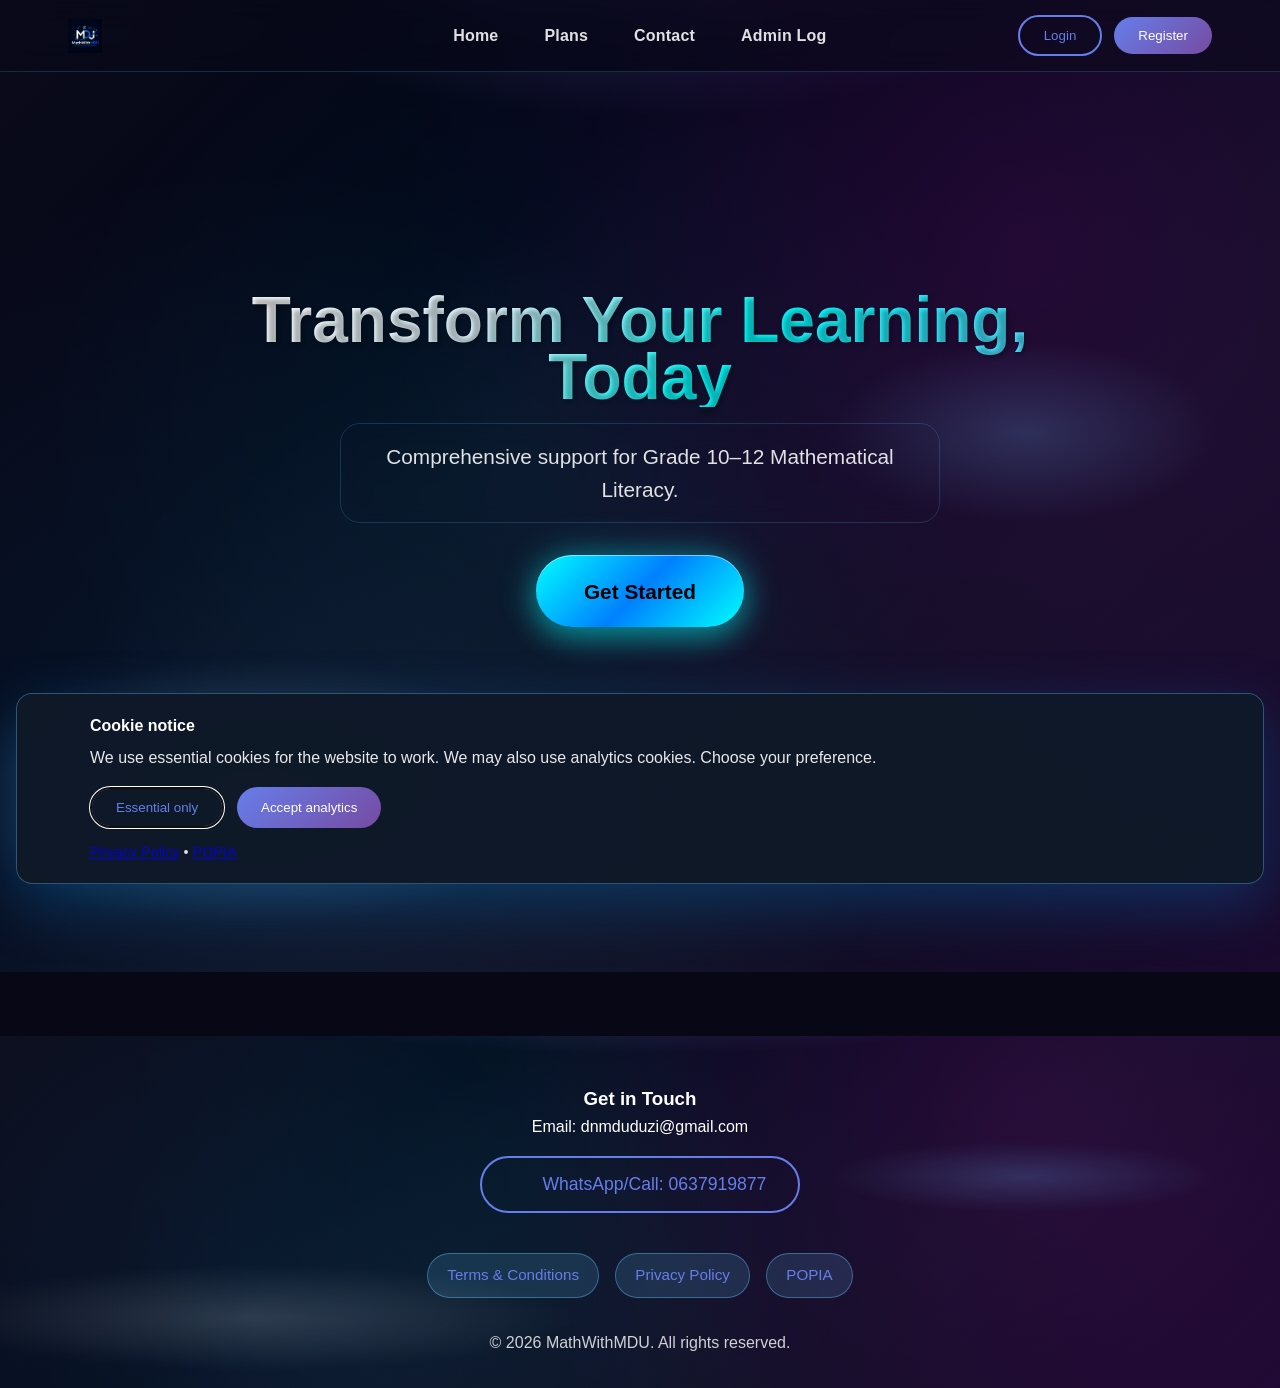
<file: index.html>
<!DOCTYPE html>
<html lang="en">
<head>
  <meta charset="UTF-8">
  <meta name="viewport" content="width=device-width, initial-scale=1.0">
  <title>MathWithMDU - Grade 10-12 Mathematical Literacy</title>
  <meta name="description" content="MathWithMDU provides online support for Grade 10–12 Mathematical Literacy, including lessons, past papers, and plan-based access." />
  <meta name="robots" content="index,follow" />
  <link rel="canonical" href="index.html" />
  <!-- OpenGraph -->
  <meta property="og:title" content="MathWithMDU - Grade 10-12 Mathematical Literacy" />
  <meta property="og:description" content="Online lessons and past papers for Grade 10–12 Mathematical Literacy." />
  <meta property="og:type" content="website" />
  <meta property="og:locale" content="en_US" />
  <meta property="og:site_name" content="MathWithMDU" />
  <!-- Twitter -->
  <meta name="twitter:card" content="summary_large_image" />
  <meta name="twitter:title" content="MathWithMDU - Grade 10-12 Mathematical Literacy" />
  <meta name="twitter:description" content="Online lessons and past papers for Grade 10–12 Mathematical Literacy." />
  <link rel="stylesheet" href="styles.css">
  <link rel="stylesheet" href="assets/vendor/font-awesome/all.min.css" />

  <!-- Favicon + mobile icons -->
<link rel="icon" type="image/png" sizes="32x32" href="assets/logo%20-%20blu-ish.png">
<link rel="apple-touch-icon" sizes="180x180" href="assets/logo%20-%20blu-ish.png">


  <!-- Navbar and page scripts must be ES modules if they use `import` -->
<script type="module" src="navbar.js" defer></script>

  <script type="module" src="app.js" defer></script>

  <!-- CSP: block inline scripts, allow app scripts + Paystack -->
  <meta http-equiv="Content-Security-Policy" content="default-src 'self'; base-uri 'self'; object-src 'none'; frame-ancestors 'none'; style-src 'self' 'unsafe-inline'; script-src 'self' https://js.paystack.co; img-src 'self' data:; connect-src 'self' https://firestore.googleapis.com https://*.googleapis.com https://*.gstatic.com; font-src 'self' data:;"/>
</head>
<body>
  <nav class="navbar">
    <div class="nav-container">
      <div class="nav-logo">
        <a href="index.html" class="logo-link" aria-label="Go to home">
<img class="logo-img" src="assets/logo%20-%20blu-ish.png" alt="MathWithMDU logo"/>
        </a>
      </div>
      <i class="fa-solid fa-drafting-compass mdu-icon" aria-hidden="true"></i>
      

      <div class="nav-wrapper">
        <ul class="nav-links">
          <li><a href="#home">Home</a></li>
          <li><a href="plans.html">Plans</a></li>
          <li><a href="contact.html">Contact</a></li>
          <li><a href="admin.html">Admin Log</a></li>
          <li><a href="dashboard.html" id="dashboardLink" class="hidden">Dashboard</a></li>
        </ul>

    <div class="mobile-menu">
          <ul class="nav-links">
            <li><a href="#home">Home</a></li>
            <li><a href="plans.html">Plans</a></li>
            <li><a href="contact.html">Contact</a></li>
            <li><a href="dashboard.html" id="dashboardLink" class="hidden">Dashboard</a></li>
          </ul>
        </div>

      </div>

      <div class="menu-overlay"></div>

      <div class="auth-btns">
        <button id="loginBtn" class="btn btn-secondary" type="button">Login</button>
        <button id="registerBtn" class="btn btn-primary" type="button">Register</button>
        <button id="adminBtn" class="hidden btn btn-secondary" type="button" aria-label="Admin">Admin</button>
        <button id="logoutBtn" class="hidden btn btn-secondary" type="button">Logout</button>
      </div>


    </div>
  </nav>

  <section id="home" class="hero">
    <div class="container">
      <div class="hero-content">
        <h1 class="hero-headline">Transform Your Learning, Today</h1>
        <p class="hero-subtext">Comprehensive support for Grade 10–12 Mathematical Literacy.</p>
        <a href="contact.html" class="hero-cta">Get Started</a>
      </div>
      <canvas class="hero-particles" id="heroParticles"></canvas>
    </div>
  </section>

  <div id="loading" class="loading hidden">
    <div class="spinner"></div>
  </div>

  <div id="alertContainer"></div>

  <div id="cookieConsentBanner" class="cookie-banner hidden" role="dialog" aria-live="polite" aria-label="Cookie consent">
    <div class="cookie-banner-content">
      <div>
        <strong>Cookie notice</strong>
        <p style="margin-top:0.4rem; opacity:0.9;">
          We use essential cookies for the website to work. We may also use analytics cookies.
          Choose your preference.
        </p>
      </div>
      <div class="cookie-banner-actions">
        <button id="cookieEssentialBtn" class="btn btn-secondary" type="button">Essential only</button>
        <button id="cookieAcceptBtn" class="btn btn-primary" type="button">Accept analytics</button>
      </div>
      <p style="margin-top:0.8rem; font-size:0.9rem; opacity:0.85;">
        <a href="privacy.html" target="_blank" rel="noopener noreferrer">Privacy Policy</a>
        • <a href="popia.html" target="_blank" rel="noopener noreferrer">POPIA</a>
      </p>
      <noscript>
        <p style="margin-top:0.8rem; font-size:0.85rem; opacity:0.8;">Cookie settings may not work without JavaScript. Please review your browser settings.</p>
      </noscript>
    </div>
  </div>

  <footer class="footer">
    <div class="container">
      <h3>Get in Touch</h3>
      <p>Email: dnmduduzi@gmail.com</p>
      <a href="https://wa.me/27637919877" class="contact-btn" target="_blank" rel="noopener noreferrer">
        <i class="fa-solid fa-comments mdu-icon" aria-hidden="true"></i>WhatsApp/Call: 0637919877
      </a>

      <div style="margin-top: 1.5rem; display:flex; gap:1rem; justify-content:center; flex-wrap:wrap;">
        <a href="terms.html" class="contact-btn" style="background: rgba(100,200,255,0.15); border: 1px solid rgba(100,200,255,0.4); padding: 0.8rem 1.2rem; font-size:0.95rem;">
          Terms &amp; Conditions
        </a>
        <a href="privacy.html" class="contact-btn" style="background: rgba(100,200,255,0.15); border: 1px solid rgba(100,200,255,0.4); padding: 0.8rem 1.2rem; font-size:0.95rem;">
          Privacy Policy
        </a>
        <a href="popia.html" class="contact-btn" style="background: rgba(100,200,255,0.15); border: 1px solid rgba(100,200,255,0.4); padding: 0.8rem 1.2rem; font-size:0.95rem;">
          POPIA
        </a>
      </div>

      <p style="margin-top: 2rem; opacity: 0.8;">&copy; 2026 MathWithMDU. All rights reserved.</p>
    </div>
  </footer>

  <script type="module" src="cookie-consent.js" defer></script>
</body>
</html>
</file>
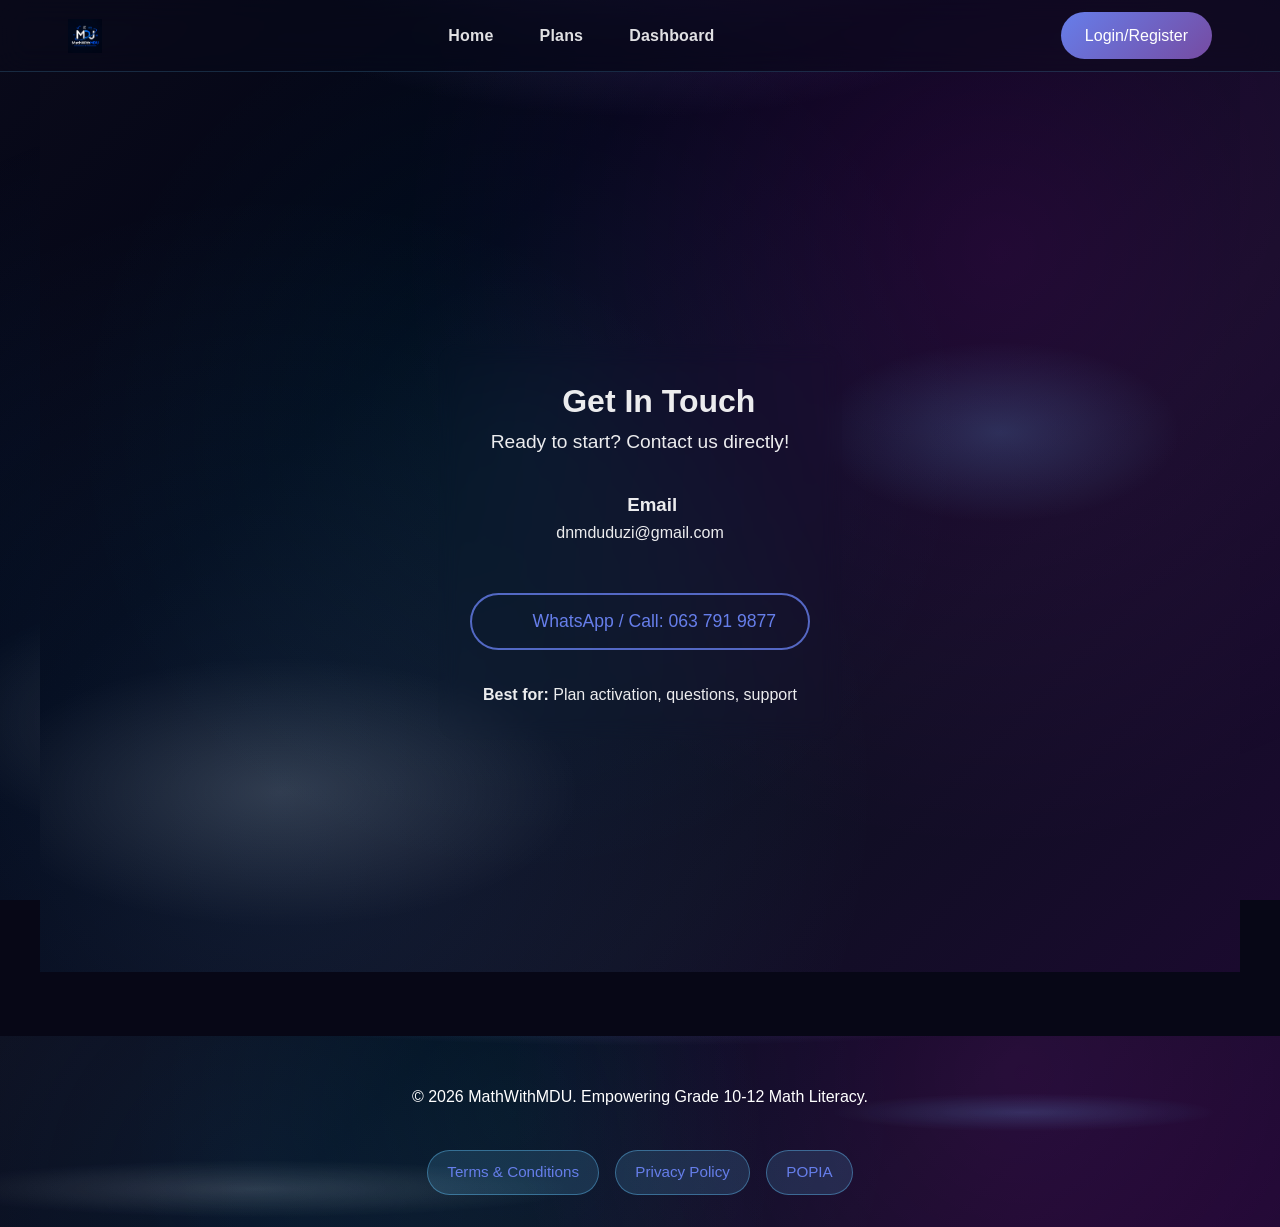
<file: contact.html>
<!DOCTYPE html>
<html lang="en">
<head>
  <meta charset="UTF-8">
  <meta name="viewport" content="width=device-width, initial-scale=1.0">
  <title>Contact - MathWithMDU</title>
  <meta name="description" content="Contact MathWithMDU for support, plan activation help, and questions about Grade 10–12 Mathematical Literacy learning." />
  <meta name="robots" content="index,follow" />
  <link rel="canonical" href="contact.html" />
  <!-- OpenGraph -->
  <meta property="og:title" content="Contact - MathWithMDU" />
  <meta property="og:description" content="Get in touch with MathWithMDU for support, plan activation, and questions about Grade 10–12 Mathematical Literacy." />
  <meta property="og:type" content="website" />
  <meta property="og:locale" content="en_US" />
  <meta property="og:site_name" content="MathWithMDU" />
  <!-- Twitter -->
  <meta name="twitter:card" content="summary_large_image" />
  <meta name="twitter:title" content="Contact - MathWithMDU" />
  <meta name="twitter:description" content="Get in touch with MathWithMDU for support, plan activation, and questions about Grade 10–12 Mathematical Literacy." />
  <link rel="stylesheet" href="styles.css">
  <!-- Local Font Awesome (self-hosted to avoid third-party tracking/storage blocking warnings) -->
  <link rel="stylesheet" href="assets/vendor/font-awesome/all.min.css" />

  <!-- Favicon + mobile icons -->
<link rel="icon" type="image/png" sizes="32x32" href="assets/logo%20-%20blu-ish.png">
<link rel="apple-touch-icon" sizes="180x180" href="assets/logo%20-%20blu-ish.png">

  <script type="module" src="theme.js" defer></script>
  <script src="navbar.js" defer></script>


</head>
<body>
  <nav class="navbar">
    <div class="nav-container">
<a href="index.html" class="logo-link" aria-label="Go to home"><img class="logo-img" src="assets/logo%20-%20blu-ish.png" alt="MathWithMDU logo"/></a>

      <div class="nav-wrapper">
        <ul class="nav-links">
          <li><a href="index.html">Home</a></li>
          <li><a href="plans.html">Plans</a></li>
          <li><a href="dashboard.html">Dashboard</a></li>
        </ul>
        <div class="mobile-menu">
          <ul class="nav-links">
            <li><a href="index.html">Home</a></li>
            <li><a href="plans.html">Plans</a></li>
            <li><a href="dashboard.html">Dashboard</a></li>
          </ul>
        </div>
      </div>
      
      <div class="menu-overlay"></div>
      <div class="auth-btns">
        <a href="index.html#login" class="btn btn-primary">Login/Register</a>

      </div>

    </div>
  </nav>

<div class="container get-in-touch-sync mdu-page-top">
    <div class="card contact-card">
      <h1><i class="fa-solid fa-phone mdu-icon" aria-hidden="true"></i>Get In Touch</h1>

      <p class="contact-lead">Ready to start? Contact us directly!</p>

      <div class="contact-grid">
        <div>
          <h3><i class="fa-solid fa-envelope mdu-icon" aria-hidden="true"></i>Email</h3>
          <p>dnmduduzi@gmail.com</p>
        </div>

        <a
          href="https://wa.me/27637919877?text=Hi%2C%20I'm%20interested%20in%20MathWithMDU"
          class="contact-btn"
          target="_blank"
          aria-label="Contact support on WhatsApp or call"
        >
          <!-- professional icon added: headset -->
          <i class="fa-solid fa-headset mdu-icon" aria-hidden="true"></i>
          WhatsApp / Call: 063 791 9877
        </a>

        <div>
          <p><strong>Best for:</strong> Plan activation, questions, support</p>
        </div>
      </div>
    </div>
  </div>

  <footer class="footer">
    <div class="container">
      <p>&copy; 2026 MathWithMDU. Empowering Grade 10-12 Math Literacy.</p>

      <!-- Footer legal links -->
      <div class="mdu-footer-legal-links">
        <a href="terms.html" class="contact-btn contact-btn-legal">Terms &amp; Conditions</a>
        <a href="privacy.html" class="contact-btn contact-btn-legal">Privacy Policy</a>
        <a href="popia.html" class="contact-btn contact-btn-legal">POPIA</a>
      </div>

    </div>
  </footer>
</body>
</html>
</file>
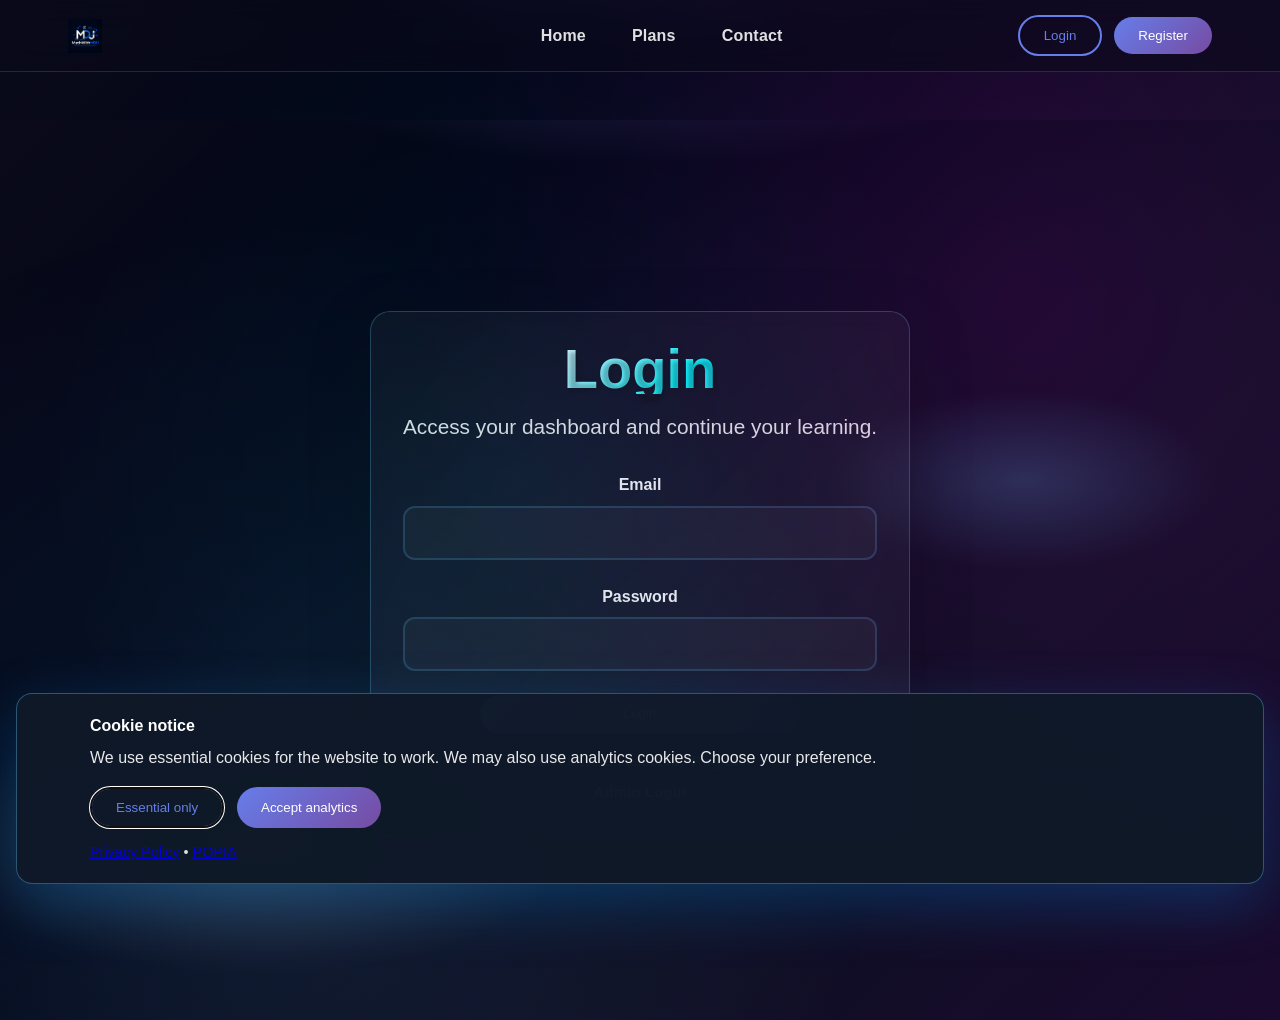
<file: login.html>
<!DOCTYPE html>
<html lang="en">
<head>
  <meta charset="UTF-8">
  <meta name="viewport" content="width=device-width, initial-scale=1.0">
  <title>Login - MathWithMDU</title>
  <meta name="description" content="Login to access your MathWithMDU Grade 10–12 Mathematical Literacy lessons, past papers, and student dashboard." />
  <meta name="robots" content="index,follow" />
  <link rel="canonical" href="login.html" />
  <!-- OpenGraph -->
  <meta property="og:title" content="Login - MathWithMDU" />
  <meta property="og:description" content="Login to access your MathWithMDU Grade 10–12 Mathematical Literacy lessons and past papers." />
  <meta property="og:type" content="website" />
  <meta property="og:locale" content="en_US" />
  <meta property="og:site_name" content="MathWithMDU" />
  <!-- Twitter -->
  <meta name="twitter:card" content="summary_large_image" />
  <meta name="twitter:title" content="Login - MathWithMDU" />
  <meta name="twitter:description" content="Login to access your MathWithMDU Grade 10–12 Mathematical Literacy lessons and past papers." />
  <link rel="stylesheet" href="styles.css">
  <link rel="stylesheet" href="assets/vendor/font-awesome/all.min.css" />

  <!-- Favicon + mobile icons -->
<link rel="icon" type="image/png" sizes="32x32" href="assets/logo%20-%20blu-ish.png">
<link rel="apple-touch-icon" sizes="180x180" href="assets/logo%20-%20blu-ish.png">

  <script type="module" src="login.js" defer></script>
  <script type="module" src="theme.js" defer></script>
  <script src="navbar.js" defer></script>

  <!-- CSP: block inline scripts, allow app scripts + Paystack -->
  <meta http-equiv="Content-Security-Policy" content="default-src 'self'; base-uri 'self'; object-src 'none'; frame-ancestors 'none'; style-src 'self' 'unsafe-inline'; script-src 'self' https://js.paystack.co; img-src 'self' data:; connect-src 'self' https://firestore.googleapis.com https://*.googleapis.com https://*.gstatic.com; font-src 'self' data:;"/>
</head>
<body>
  <nav class="navbar">
    <div class="nav-container">
          <a href="index.html" class="logo-link" aria-label="Go to home">
<img class="logo-img" src="assets/logo%20-%20blu-ish.png" alt="MathWithMDU logo"/>
          </a>
          <i class="fa-solid fa-drafting-compass mdu-icon" aria-hidden="true"></i>
      <div class="nav-wrapper">
        <ul class="nav-links">
          <li><a href="index.html#home">Home</a></li>
          <li><a href="plans.html">Plans</a></li>
          <li><a href="contact.html">Contact</a></li>
          <li><a href="dashboard.html" id="dashboardLink" class="hidden">Dashboard</a></li>
        </ul>
        <div class="mobile-menu">
          <ul class="nav-links">
            <li><a href="index.html#home">Home</a></li>
            <li><a href="plans.html">Plans</a></li>
            <li><a href="contact.html">Contact</a></li>
            <li><a href="dashboard.html" id="dashboardLink" class="hidden">Dashboard</a></li>
          </ul>
        </div>
      </div>

      <div class="menu-overlay"></div>

      <div class="auth-btns">
        <button class="btn btn-secondary" id="loginBtn" type="button">Login</button>
        <button class="btn btn-primary" id="registerBtn" type="button">Register</button>
        <button class="hidden btn btn-secondary" id="logoutBtn" type="button">Logout</button>

      </div>

    </div>
  </nav>

<main class="mdu-page-top" style="min-height: calc(100vh - 72px);">
    <section class="hero" style="padding: 120px 0 80px; text-align:center;">
      <div class="container" style="max-width: 720px;">
        <div class="card">
          <h1 class="hero-headline" style="margin-bottom: 1rem; font-size: clamp(2.5rem, 5vw, 3.5rem);">Login</h1>
          <p style="color: rgba(255,255,255,0.9); margin: 0 0 1.8rem;">
            Access your dashboard and continue your learning.
          </p>


          <form id="loginForm" novalidate aria-describedby="loginHelp">
            <div class="form-group">
              <label for="loginEmail">Email</label>
              <input type="email" id="loginEmail" name="email" required autocomplete="email" aria-required="true" inputmode="email" />
            </div>

            <div class="form-group">
              <label for="loginPassword">Password</label>
              <input type="password" id="loginPassword" name="password" required autocomplete="current-password" aria-required="true" />
            </div>

            <button id="loginSubmit" type="submit" class="btn btn-primary" style="width:100%; max-width: 320px;">
              Login
            </button>

            <div id="loginHelp" style="margin-top: 1rem; font-size: 0.95rem; opacity: 0.9;">
              <div style="margin-bottom:0.45rem;">
                <span>Don’t have an account?</span>
                <a href="register.html" style="color:#64d8ff; text-decoration:none; font-weight:700;">Register</a>
              </div>
              <div>
                <a href="admin.html" style="color:#64d8ff; text-decoration:none; font-weight:700;">Admin Login</a>
              </div>
            </div>
          </form>
        </div>
      </div>
    </section>
  </main>

  <!-- Loading -->
  <div id="loading" class="loading hidden" aria-hidden="true">
    <div class="spinner"></div>
  </div>

  <!-- Alerts -->
  <div id="alertContainer" aria-live="polite" aria-atomic="true"></div>

  <!-- Cookie Consent Banner (UI + local record only) -->
  <div id="cookieConsentBanner" class="cookie-banner hidden" role="dialog" aria-live="polite" aria-label="Cookie consent">
    <div class="cookie-banner-content">
      <div>
        <strong>Cookie notice</strong>
        <p style="margin-top:0.4rem; opacity:0.9;">
          We use essential cookies for the website to work. We may also use analytics cookies.
          Choose your preference.
        </p>
      </div>
      <div class="cookie-banner-actions">
        <button id="cookieEssentialBtn" class="btn btn-secondary" type="button">Essential only</button>
        <button id="cookieAcceptBtn" class="btn btn-primary" type="button">Accept analytics</button>
      </div>
      <p style="margin-top:0.8rem; font-size:0.9rem; opacity:0.85;">
        <a href="privacy.html" target="_blank" rel="noopener noreferrer">Privacy Policy</a>
        • <a href="popia.html" target="_blank" rel="noopener noreferrer">POPIA</a>
      </p>
      <noscript>
        <p style="margin-top:0.8rem; font-size:0.85rem; opacity:0.8;">Cookie settings may not work without JavaScript. Please review your browser settings.</p>
      </noscript>
    </div>
  </div>

  <script src="cookie-consent.js" defer></script>
  <script src="auth-redirect.js" defer></script>
</body>
</html>
</file>
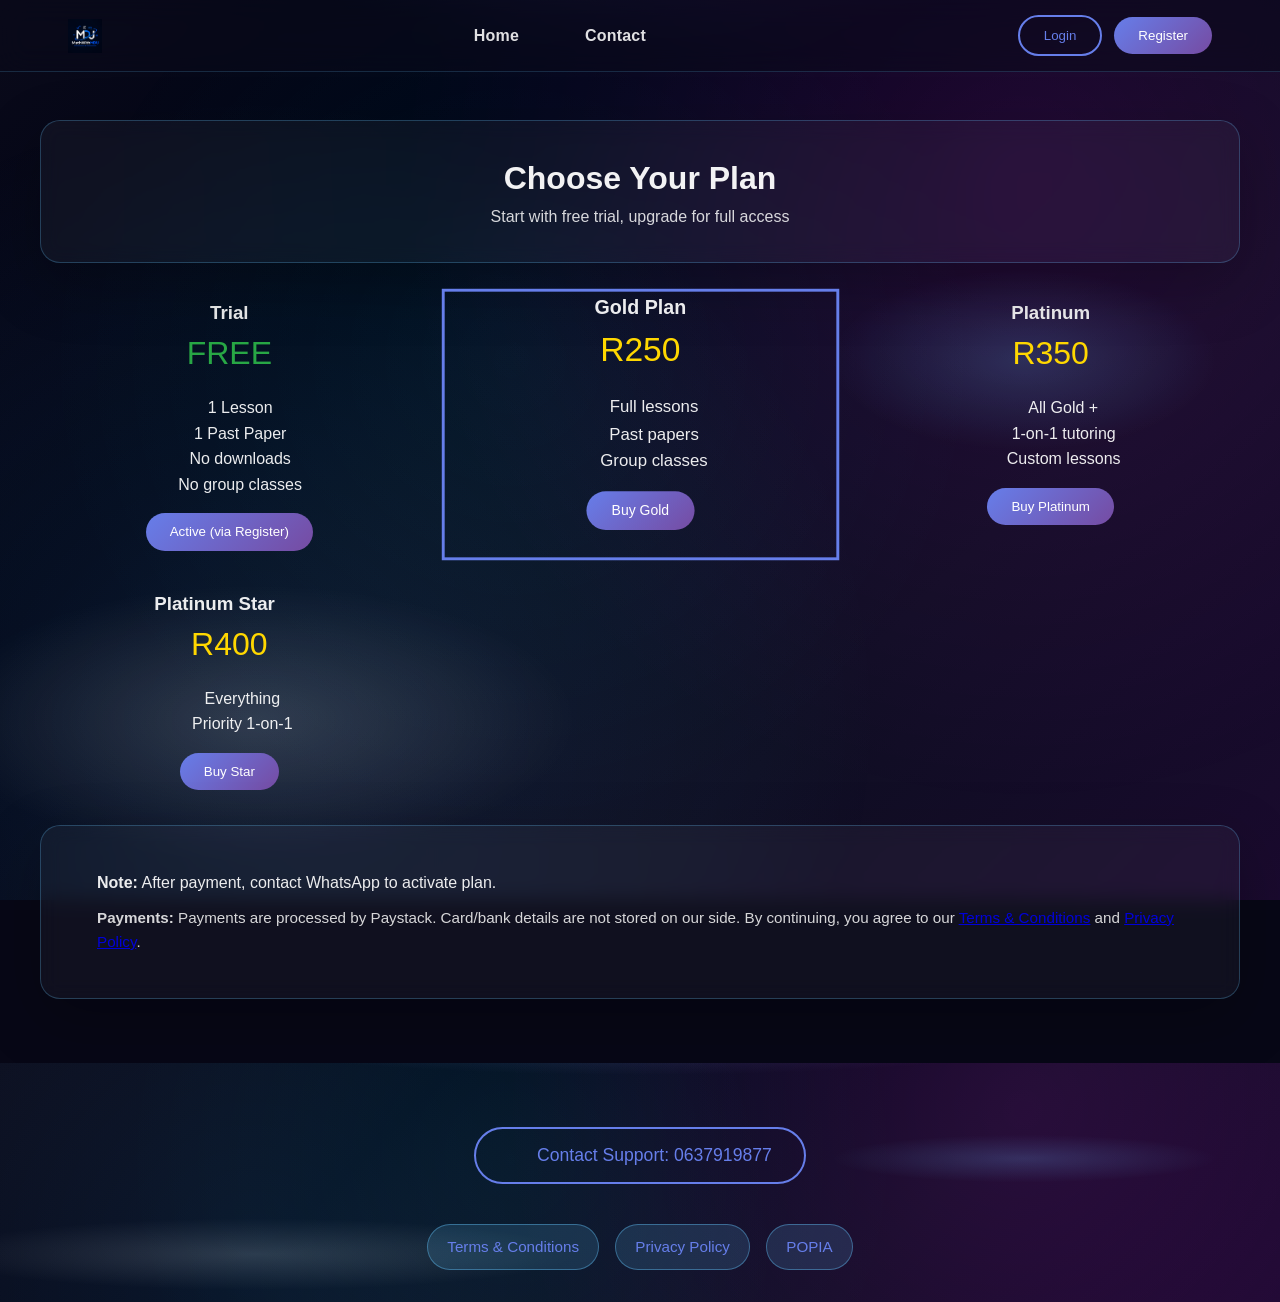
<file: plans.html>
<!DOCTYPE html>
<html lang="en">
<head>
  <meta charset="UTF-8">
  <meta name="viewport" content="width=device-width, initial-scale=1.0">
  <title>Plans - MathWithMDU</title>
  <meta name="description" content="Choose the right plan for your Grade 10–12 Mathematical Literacy learning: Trial, Gold, Platinum, or Platinum Star." />
  <meta name="robots" content="index,follow" />
  <link rel="canonical" href="plans.html" />
  <!-- OpenGraph -->
  <meta property="og:title" content="Plans - MathWithMDU" />
  <meta property="og:description" content="Compare plans for Grade 10–12 Mathematical Literacy learning. Trial, Gold, Platinum, and Platinum Star." />
  <meta property="og:type" content="website" />
  <meta property="og:locale" content="en_US" />
  <meta property="og:site_name" content="MathWithMDU" />
  <!-- Twitter -->
  <meta name="twitter:card" content="summary_large_image" />
  <meta name="twitter:title" content="Plans - MathWithMDU" />
  <meta name="twitter:description" content="Compare plans for Grade 10–12 Mathematical Literacy learning. Trial, Gold, Platinum, and Platinum Star." />
  <link rel="stylesheet" href="styles.css">
  <link rel="stylesheet" href="assets/vendor/font-awesome/all.min.css" />

  <!-- Favicon + mobile icons -->
<link rel="icon" type="image/png" sizes="32x32" href="assets/logo%20-%20blu-ish.png">
<link rel="apple-touch-icon" sizes="180x180" href="assets/logo%20-%20blu-ish.png">

  <script src="https://js.paystack.co/v1/inline.js" defer></script>

  <!-- CSP: block inline scripts, allow app scripts + Paystack -->
  <meta http-equiv="Content-Security-Policy" content="default-src 'self'; base-uri 'self'; object-src 'none'; frame-ancestors 'none'; style-src 'self' 'unsafe-inline'; script-src 'self' https://js.paystack.co; img-src 'self' data:; connect-src 'self' https://firestore.googleapis.com https://*.googleapis.com https://*.gstatic.com; font-src 'self' data:;"/>

  <!-- Both navbar.js and plans.js use ES module imports -->
  <script type="module" src="navbar.js" defer></script>
  <script type="module" src="theme.js" defer></script>
  <script type="module" src="plans.js" defer></script>

</head>
<body>
  <nav class="navbar">
    <div class="nav-container">
<a href="index.html" class="logo-link" aria-label="Go to home"><img class="logo-img" src="assets/logo%20-%20blu-ish.png" alt="MathWithMDU logo"/></a>

      <div class="nav-wrapper">
        <ul class="nav-links">
          <li><a href="index.html#home">Home</a></li>
          <li><a href="dashboard.html" id="dashboardLink" class="hidden">Dashboard</a></li>
          <li><a href="contact.html">Contact</a></li>
        </ul>

        <div class="mobile-menu">
          <ul class="nav-links">
            <li><a href="index.html#home">Home</a></li>
            <li><a href="dashboard.html" id="dashboardLink" class="hidden">Dashboard</a></li>
            <li><a href="contact.html">Contact</a></li>
          </ul>
        </div>
      </div>

      <div class="menu-overlay"></div>

      <div class="auth-btns">
        <button id="loginBtn" class="btn btn-secondary" type="button">Login</button>
        <button id="registerBtn" class="btn btn-primary" type="button">Register</button>
        <button id="logoutBtn" class="hidden btn btn-secondary" type="button">Logout</button>



      </div>

    </div>
  </nav>

  <div class="container mdu-page-top">
    <div class="card" style="text-align: center;">
      <h1 style="color: rgba(255,255,255,0.95);">Choose Your Plan</h1>
      <p style="opacity: 0.9;">Start with free trial, upgrade for full access</p>
    </div>


    <div class="card-grid">
      <div class="plan-card">
        <h3>Trial</h3>
        <div style="font-size: 2rem; color: #28a745;">FREE</div>
        <ul style="list-style: none; padding: 1rem 0;">
          <li><i class="fa-solid fa-check mdu-icon" aria-hidden="true"></i>1 Lesson</li>
          <li><i class="fa-solid fa-check mdu-icon" aria-hidden="true"></i>1 Past Paper</li>
          <li><i class="fa-solid fa-xmark mdu-icon" aria-hidden="true"></i>No downloads</li>
          <li><i class="fa-solid fa-xmark mdu-icon" aria-hidden="true"></i>No group classes</li>
        </ul>
        <button id="trialBtn" class="btn btn-primary" disabled>Active (via Register)</button>
      </div>

      <!-- GOLD PLAN -->
<div class="plan-card popular">
  <h3>Gold Plan</h3>

  <div style="font-size: 2rem; color: #ffd700;">
    R250
  </div>

  <ul style="list-style: none; padding: 1rem 0;">
    <li>
      <i class="fa-solid fa-check mdu-icon" aria-hidden="true"></i>
      Full lessons
    </li>

    <li>
      <i class="fa-solid fa-check mdu-icon" aria-hidden="true"></i>
      Past papers
    </li>

    <li>
      <i class="fa-solid fa-check mdu-icon" aria-hidden="true"></i>
      Group classes
    </li>
  </ul>

  <button
    class="btn btn-primary payBtn"
    data-plan="gold"
    data-amount="25000">
    Buy Gold
  </button>
</div>


<!-- PLATINUM -->
<div class="plan-card">
  <h3>Platinum</h3>

  <div style="font-size: 2rem; color: #ffd700;">
    R350
  </div>

  <ul style="list-style: none; padding: 1rem 0;">
    <li>
      <i class="fa-solid fa-check mdu-icon" aria-hidden="true"></i>
      All Gold +
    </li>

    <li>
      <i class="fa-solid fa-check mdu-icon" aria-hidden="true"></i>
      1-on-1 tutoring
    </li>

    <li>
      <i class="fa-solid fa-check mdu-icon" aria-hidden="true"></i>
      Custom lessons
    </li>
  </ul>

  <button
    class="btn btn-primary payBtn"
    data-plan="platinum"
    data-amount="35000">
    Buy Platinum
  </button>
</div>


<!-- PLATINUM STAR -->
<div class="plan-card">
  <h3>
    Platinum Star
    <i class="fa-solid fa-star mdu-icon" aria-hidden="true"></i>
  </h3>

  <div style="font-size: 2rem; color: #ffd700;">
    R400
  </div>

  <ul style="list-style: none; padding: 1rem 0;">
    <li>
      <i class="fa-solid fa-check mdu-icon" aria-hidden="true"></i>
      Everything
    </li>

    <li>
      <i class="fa-solid fa-check mdu-icon" aria-hidden="true"></i>
      Priority 1-on-1
    </li>
  </ul>

  <button
    class="btn btn-primary payBtn"
    data-plan="platinum_star"
    data-amount="40000">
    Buy Star
  </button>
</div>    </div>

    <div class="card" style="margin-top: 2rem; padding: 1.75rem 2rem;">
      <div class="alert info" style="margin-bottom:0;">

      <strong>Note:</strong> After payment, contact WhatsApp to activate plan.
      <p style="margin-top:0.6rem; opacity:0.9; font-size:0.95rem;">
        <strong>Payments:</strong> Payments are processed by Paystack. Card/bank details are not stored on our side.
        By continuing, you agree to our <a href="terms.html" target="_blank" rel="noopener noreferrer">Terms &amp; Conditions</a>
        and <a href="privacy.html" target="_blank" rel="noopener noreferrer">Privacy Policy</a>.
      </p>
    </div>
    </div>
  </div>

  <footer class="footer">

    <div class="container">
      <a href="https://wa.me/27637919877" class="contact-btn" target="_blank" rel="noopener noreferrer">
        <i class="fa-solid fa-comments mdu-icon" aria-hidden="true"></i>Contact Support: 0637919877
      </a>

      <div style="margin-top: 1.5rem; display:flex; gap:1rem; justify-content:center; flex-wrap:wrap;">
        <a href="terms.html" class="contact-btn" style="background: rgba(100,200,255,0.15); border: 1px solid rgba(100,200,255,0.4); padding: 0.8rem 1.2rem; font-size:0.95rem;">Terms &amp; Conditions</a>
        <a href="privacy.html" class="contact-btn" style="background: rgba(100,200,255,0.15); border: 1px solid rgba(100,200,255,0.4); padding: 0.8rem 1.2rem; font-size:0.95rem;">Privacy Policy</a>
        <a href="popia.html" class="contact-btn" style="background: rgba(100,200,255,0.15); border: 1px solid rgba(100,200,255,0.4); padding: 0.8rem 1.2rem; font-size:0.95rem;">POPIA</a>
      </div>
    </div>
  </footer>

  <script type="module" src="plans-auth-redirect.js" defer></script>
</body>
</html>
</file>
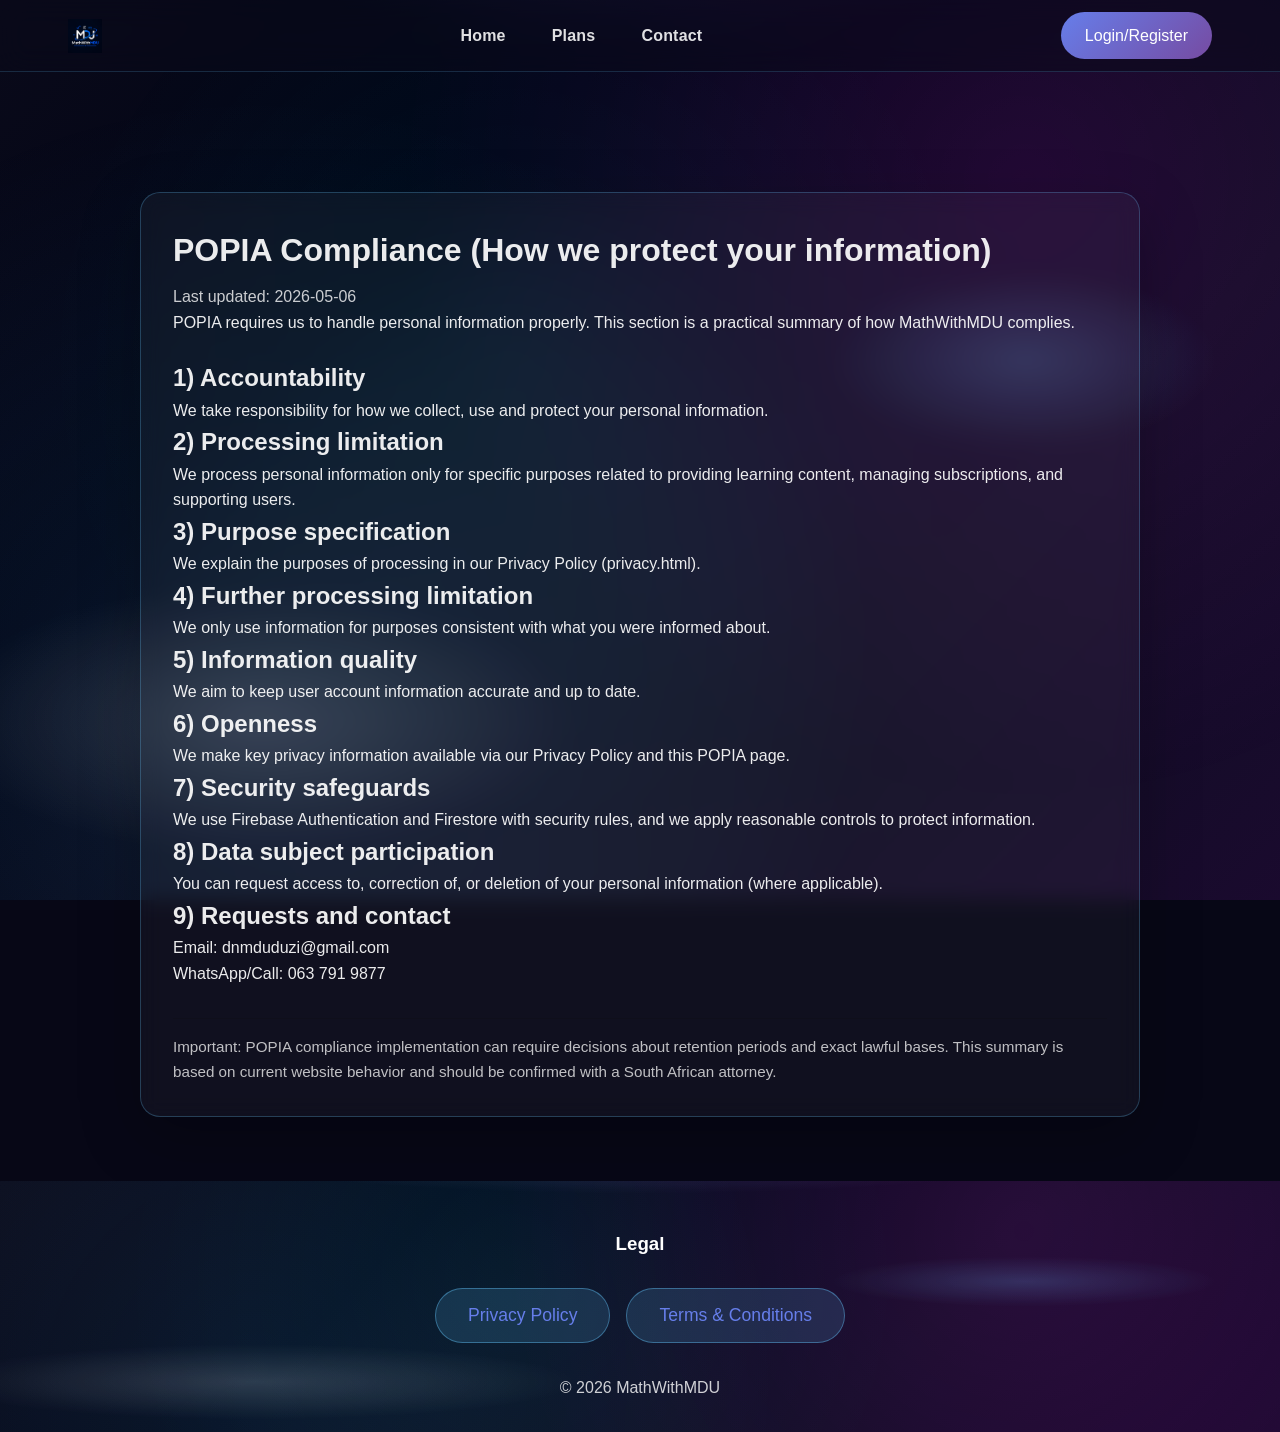
<file: popia.html>
<!DOCTYPE html>
<html lang="en">
<head>
  <meta charset="UTF-8">
  <meta name="viewport" content="width=device-width, initial-scale=1.0">
  <title>POPIA - MathWithMDU</title>
  <meta name="description" content="POPIA compliance summary for MathWithMDU: how we protect personal information and support privacy rights." />
  <meta name="robots" content="index,follow" />
  <link rel="canonical" href="popia.html" />
  <!-- OpenGraph -->
  <meta property="og:title" content="POPIA - MathWithMDU" />
  <meta property="og:description" content="POPIA compliance summary for MathWithMDU: how we protect personal information and support privacy rights." />
  <meta property="og:type" content="website" />
  <meta property="og:locale" content="en_US" />
  <meta property="og:site_name" content="MathWithMDU" />
  <!-- Twitter -->
  <meta name="twitter:card" content="summary_large_image" />
  <meta name="twitter:title" content="POPIA - MathWithMDU" />
  <meta name="twitter:description" content="POPIA compliance summary for MathWithMDU: how we protect personal information and support privacy rights." />

  <link rel="stylesheet" href="styles.css">
  <!-- Favicon + mobile icons -->
<link rel="icon" type="image/png" sizes="32x32" href="assets/logo%20-%20blu-ish.png">
<link rel="apple-touch-icon" sizes="180x180" href="assets/logo%20-%20blu-ish.png">
  <!-- Local Font Awesome (self-hosted to avoid third-party tracking/storage blocking warnings) -->

  <link rel="stylesheet" href="assets/vendor/font-awesome/all.min.css" />
  <script type="module" src="theme.js" defer></script>
  <script src="navbar.js" defer></script>

</head>
<body>
  <nav class="navbar">
    <div class="nav-container">
<a href="index.html" class="logo-link" aria-label="Go to home"><img class="logo-img" src="assets/logo%20-%20blu-ish.png" alt="MathWithMDU logo"/></a>

      <div class="nav-wrapper">
        <ul class="nav-links">
          <li><a href="index.html">Home</a></li>
          <li><a href="plans.html">Plans</a></li>
          <li><a href="contact.html">Contact</a></li>
        </ul>
        <div class="mobile-menu">
          <ul class="nav-links">
            <li><a href="index.html">Home</a></li>
            <li><a href="plans.html">Plans</a></li>
            <li><a href="contact.html">Contact</a></li>
          </ul>
        </div>
      </div>
      <div class="hamburger">
        <span></span>
        <span></span>
        <span></span>
      </div>
      <div class="menu-overlay"></div>
      <div class="auth-btns">
        <a href="index.html#login" class="btn btn-primary" style="white-space:nowrap;">Login/Register</a>
      </div>

    </div>
  </nav>

  <div class="container" style="padding-top: 120px; min-height: 60vh;">
    <div class="card" style="max-width: 1000px; margin: 0 auto;">
      <h1>POPIA Compliance (How we protect your information)</h1>
      <p style="opacity:0.85; margin-top: 0.5rem;">Last updated: 2026-05-06</p>

      <p>
        POPIA requires us to handle personal information properly. This section is a practical summary of how MathWithMDU complies.
      </p>

      <h2 style="margin-top:1.5rem;">1) Accountability</h2>
      <p>
        We take responsibility for how we collect, use and protect your personal information.
      </p>

      <h2>2) Processing limitation</h2>
      <p>
        We process personal information only for specific purposes related to providing learning content, managing subscriptions,
        and supporting users.
      </p>

      <h2>3) Purpose specification</h2>
      <p>
        We explain the purposes of processing in our Privacy Policy (privacy.html).
      </p>

      <h2>4) Further processing limitation</h2>
      <p>
        We only use information for purposes consistent with what you were informed about.
      </p>

      <h2>5) Information quality</h2>
      <p>
        We aim to keep user account information accurate and up to date.
      </p>

      <h2>6) Openness</h2>
      <p>
        We make key privacy information available via our Privacy Policy and this POPIA page.
      </p>

      <h2>7) Security safeguards</h2>
      <p>
        We use Firebase Authentication and Firestore with security rules, and we apply reasonable controls to protect information.
      </p>

      <h2>8) Data subject participation</h2>
      <p>
        You can request access to, correction of, or deletion of your personal information (where applicable).
      </p>

      <h2>9) Requests and contact</h2>
      <p>
        Email: dnmduduzi@gmail.com<br>
        WhatsApp/Call: 063 791 9877
      </p>

      <div style="margin-top: 2rem; padding-top: 1rem; border-top: 1px solid rgba(0,0,0,0.1);">
        <p style="font-size: 0.95rem; opacity:0.8;">
          Important: POPIA compliance implementation can require decisions about retention periods and exact lawful bases.
          This summary is based on current website behavior and should be confirmed with a South African attorney.
        </p>
      </div>
    </div>
  </div>

  <footer class="footer">
    <div class="container">
      <h3>Legal</h3>
      <div style="display:flex; gap: 1rem; justify-content:center; flex-wrap:wrap; margin-top: 0.8rem;">
        <a href="privacy.html" class="contact-btn" style="background: rgba(100,200,255,0.15); border: 1px solid rgba(100,200,255,0.4);">Privacy Policy</a>
        <a href="terms.html" class="contact-btn" style="background: rgba(100,200,255,0.15); border: 1px solid rgba(100,200,255,0.4);">Terms &amp; Conditions</a>
      </div>
      <p style="margin-top:2rem; opacity:0.8;">&copy; 2026 MathWithMDU</p>
    </div>
  </footer>
</body>
</html>
</file>
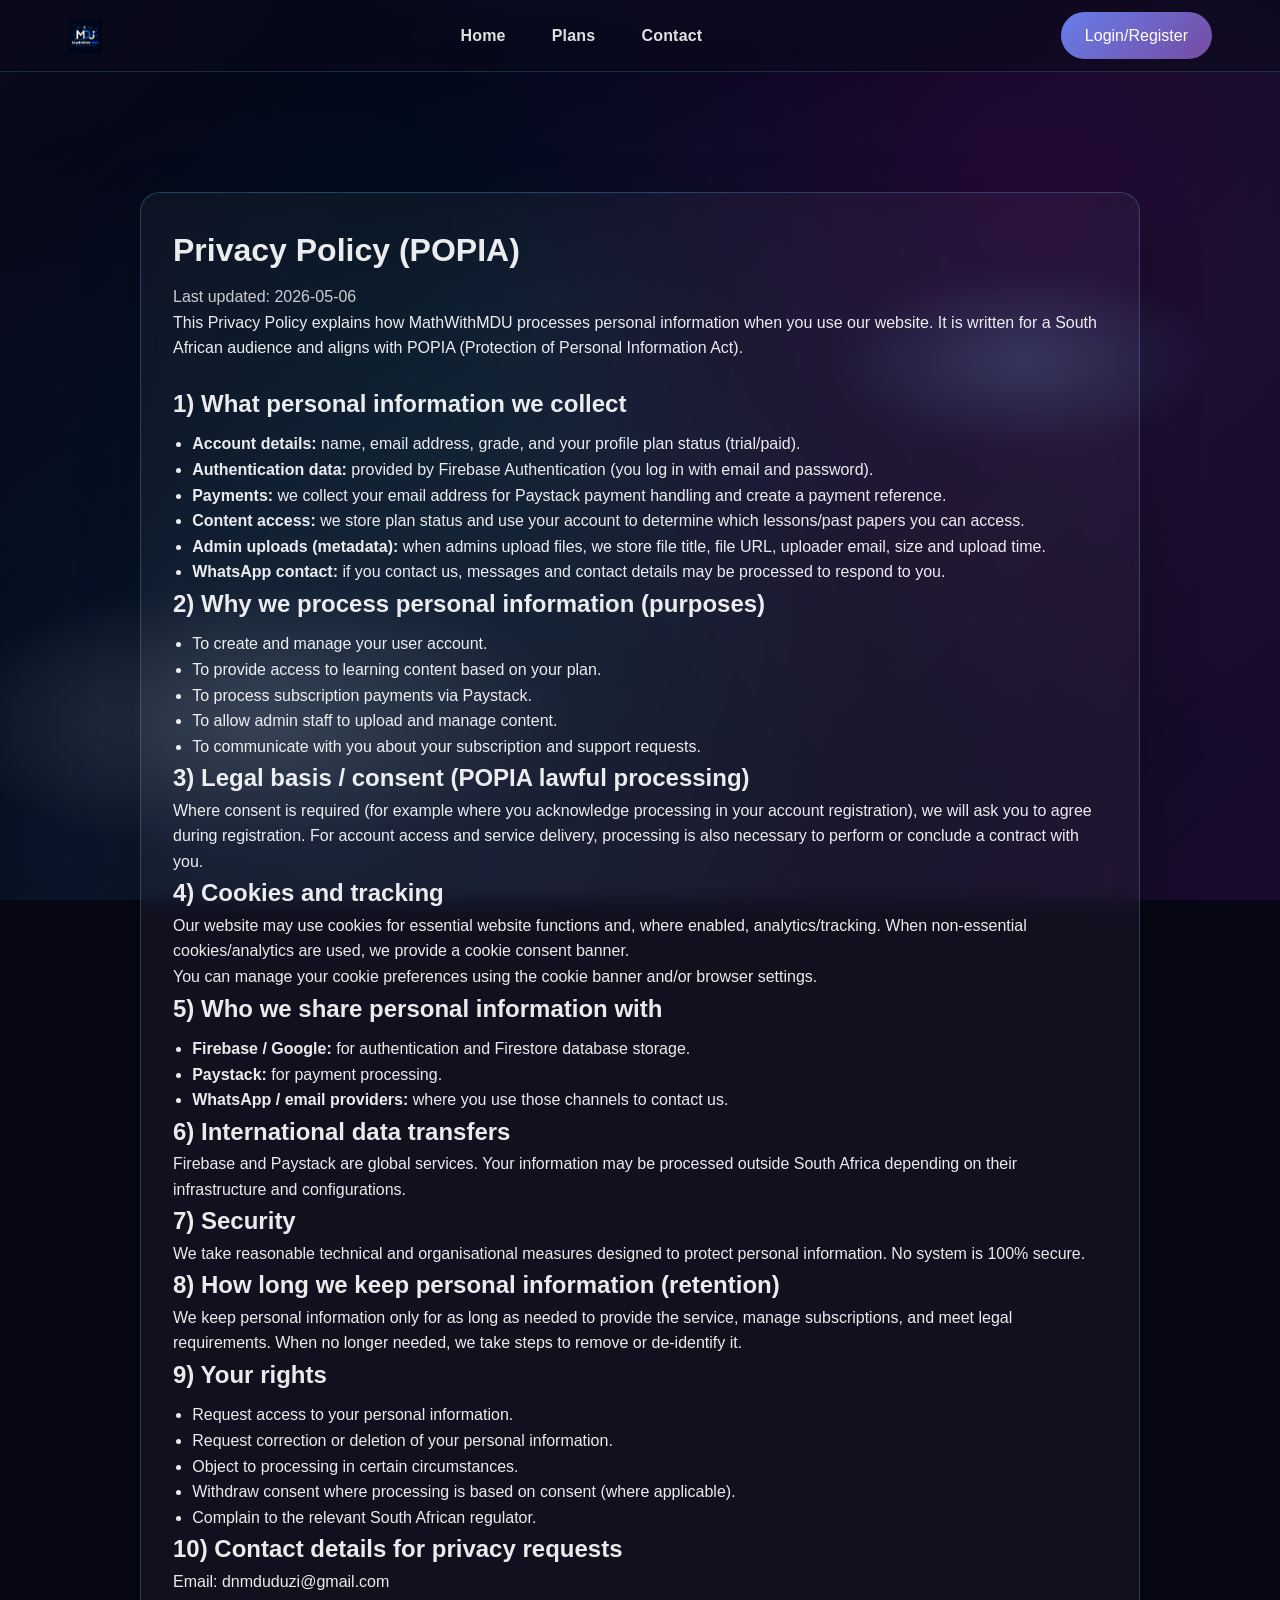
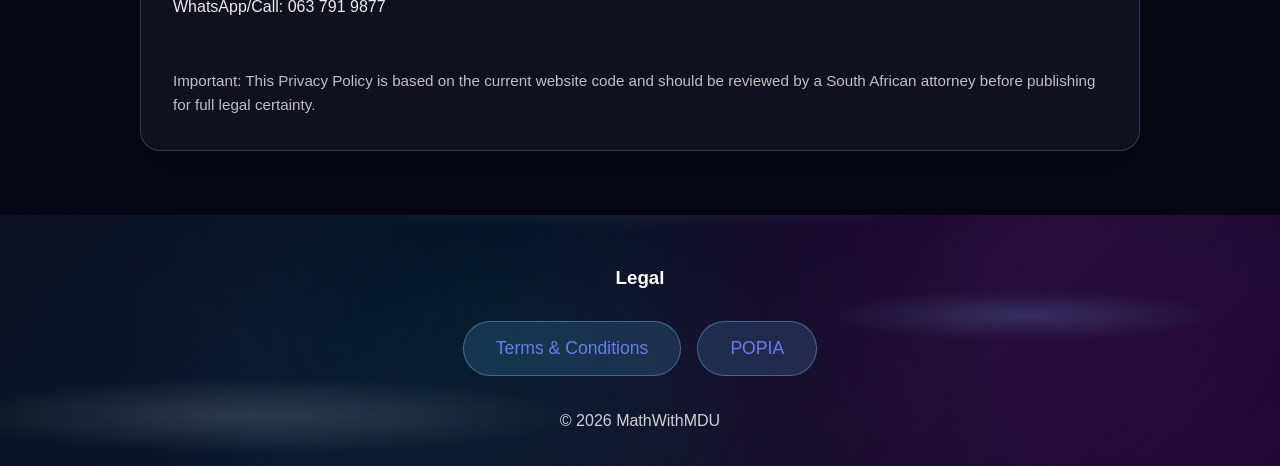
<file: privacy.html>
<!DOCTYPE html>
<html lang="en">
<head>
  <meta charset="UTF-8">
  <meta name="viewport" content="width=device-width, initial-scale=1.0">
  <title>Privacy Policy - MathWithMDU</title>
  <meta name="description" content="Privacy Policy (POPIA) for MathWithMDU: how we collect, use, and protect personal information, including cookies, Firebase, and Paystack payments." />
  <meta name="robots" content="index,follow" />
  <link rel="canonical" href="privacy.html" />
  <!-- OpenGraph -->
  <meta property="og:title" content="Privacy Policy - MathWithMDU" />
  <meta property="og:description" content="Privacy Policy (POPIA) for MathWithMDU: how we handle personal information and cookies." />
  <meta property="og:type" content="website" />
  <meta property="og:locale" content="en_US" />
  <meta property="og:site_name" content="MathWithMDU" />
  <!-- Twitter -->
  <meta name="twitter:card" content="summary_large_image" />
  <meta name="twitter:title" content="Privacy Policy - MathWithMDU" />
  <meta name="twitter:description" content="Privacy Policy (POPIA) for MathWithMDU: how we handle personal information and cookies." />

  <link rel="stylesheet" href="styles.css">
  <!-- Favicon + mobile icons -->
<link rel="icon" type="image/png" sizes="32x32" href="assets/logo%20-%20blu-ish.png">
<link rel="apple-touch-icon" sizes="180x180" href="assets/logo%20-%20blu-ish.png">
  <!-- Local Font Awesome (self-hosted to avoid third-party tracking/storage blocking warnings) -->

  <link rel="stylesheet" href="assets/vendor/font-awesome/all.min.css" />
  <script type="module" src="theme.js" defer></script>
  <script src="navbar.js" defer></script>

</head>

<body>
  <nav class="navbar">
    <div class="nav-container">
<img class="logo-img" src="assets/logo%20-%20blu-ish.png" alt="MathWithMDU logo"/>

      <div class="nav-wrapper">
        <ul class="nav-links">
          <li><a href="index.html">Home</a></li>
          <li><a href="plans.html">Plans</a></li>
          <li><a href="contact.html">Contact</a></li>
        </ul>
        <div class="mobile-menu">
          <ul class="nav-links">
            <li><a href="index.html">Home</a></li>
            <li><a href="plans.html">Plans</a></li>
            <li><a href="contact.html">Contact</a></li>
          </ul>
        </div>
      </div>
      <div class="hamburger">
        <span></span>
        <span></span>
        <span></span>
      </div>
      <div class="menu-overlay"></div>
      <div class="auth-btns">
        <a href="index.html#login" class="btn btn-primary" style="white-space:nowrap;">Login/Register</a>
      </div>

    </div>
  </nav>

  <div class="container" style="padding-top: 120px; min-height: 60vh;">
    <div class="card" style="max-width: 1000px; margin: 0 auto;">
      <h1>Privacy Policy (POPIA)</h1>
      <p style="opacity:0.85; margin-top: 0.5rem;">Last updated: 2026-05-06</p>

      <p>
        This Privacy Policy explains how MathWithMDU processes personal information when you use our website.
        It is written for a South African audience and aligns with POPIA (Protection of Personal Information Act).
      </p>

      <h2 style="margin-top:1.5rem;">1) What personal information we collect</h2>
      <ul style="margin-left: 1.2rem; margin-top: 0.5rem;">
        <li><strong>Account details:</strong> name, email address, grade, and your profile plan status (trial/paid).</li>
        <li><strong>Authentication data:</strong> provided by Firebase Authentication (you log in with email and password).</li>
        <li><strong>Payments:</strong> we collect your email address for Paystack payment handling and create a payment reference.</li>
        <li><strong>Content access:</strong> we store plan status and use your account to determine which lessons/past papers you can access.</li>
        <li><strong>Admin uploads (metadata):</strong> when admins upload files, we store file title, file URL, uploader email, size and upload time.</li>
        <li><strong>WhatsApp contact:</strong> if you contact us, messages and contact details may be processed to respond to you.</li>
      </ul>

      <h2>2) Why we process personal information (purposes)</h2>
      <ul style="margin-left: 1.2rem; margin-top: 0.5rem;">
        <li>To create and manage your user account.</li>
        <li>To provide access to learning content based on your plan.</li>
        <li>To process subscription payments via Paystack.</li>
        <li>To allow admin staff to upload and manage content.</li>
        <li>To communicate with you about your subscription and support requests.</li>
      </ul>

      <h2>3) Legal basis / consent (POPIA lawful processing)</h2>
      <p>
        Where consent is required (for example where you acknowledge processing in your account registration), we will ask you
        to agree during registration. For account access and service delivery, processing is also necessary to perform or conclude
        a contract with you.
      </p>

      <h2>4) Cookies and tracking</h2>
      <p>
        Our website may use cookies for essential website functions and, where enabled, analytics/tracking.
        When non-essential cookies/analytics are used, we provide a cookie consent banner.
      </p>
      <p>
        You can manage your cookie preferences using the cookie banner and/or browser settings.
      </p>

      <h2>5) Who we share personal information with</h2>
      <ul style="margin-left: 1.2rem; margin-top: 0.5rem;">
        <li><strong>Firebase / Google:</strong> for authentication and Firestore database storage.</li>
        <li><strong>Paystack:</strong> for payment processing.</li>
        <li><strong>WhatsApp / email providers:</strong> where you use those channels to contact us.</li>
      </ul>

      <h2>6) International data transfers</h2>
      <p>
        Firebase and Paystack are global services. Your information may be processed outside South Africa depending on their
        infrastructure and configurations.
      </p>

      <h2>7) Security</h2>
      <p>
        We take reasonable technical and organisational measures designed to protect personal information.
        No system is 100% secure.
      </p>

      <h2>8) How long we keep personal information (retention)</h2>
      <p>
        We keep personal information only for as long as needed to provide the service, manage subscriptions, and meet legal requirements.
        When no longer needed, we take steps to remove or de-identify it.
      </p>

      <h2>9) Your rights</h2>
      <ul style="margin-left: 1.2rem; margin-top: 0.5rem;">
        <li>Request access to your personal information.</li>
        <li>Request correction or deletion of your personal information.</li>
        <li>Object to processing in certain circumstances.</li>
        <li>Withdraw consent where processing is based on consent (where applicable).</li>
        <li>Complain to the relevant South African regulator.</li>
      </ul>

      <h2>10) Contact details for privacy requests</h2>
      <p>
        Email: dnmduduzi@gmail.com<br>
        WhatsApp/Call: 063 791 9877
      </p>

      <div style="margin-top: 2rem; padding-top: 1rem; border-top: 1px solid rgba(0,0,0,0.1);">
        <p style="font-size: 0.95rem; opacity:0.8;">
          Important: This Privacy Policy is based on the current website code and should be reviewed by a South African attorney
          before publishing for full legal certainty.
        </p>
      </div>
    </div>
  </div>

  <footer class="footer">
    <div class="container">
      <h3>Legal</h3>
      <div style="display:flex; gap: 1rem; justify-content:center; flex-wrap:wrap; margin-top: 0.8rem;">
        <a href="terms.html" class="contact-btn" style="background: rgba(100,200,255,0.15); border: 1px solid rgba(100,200,255,0.4);">Terms &amp; Conditions</a>
        <a href="popia.html" class="contact-btn" style="background: rgba(100,200,255,0.15); border: 1px solid rgba(100,200,255,0.4);">POPIA</a>
      </div>
      <p style="margin-top:2rem; opacity:0.8;">&copy; 2026 MathWithMDU</p>
    </div>
  </footer>
</body>
</html>
</file>
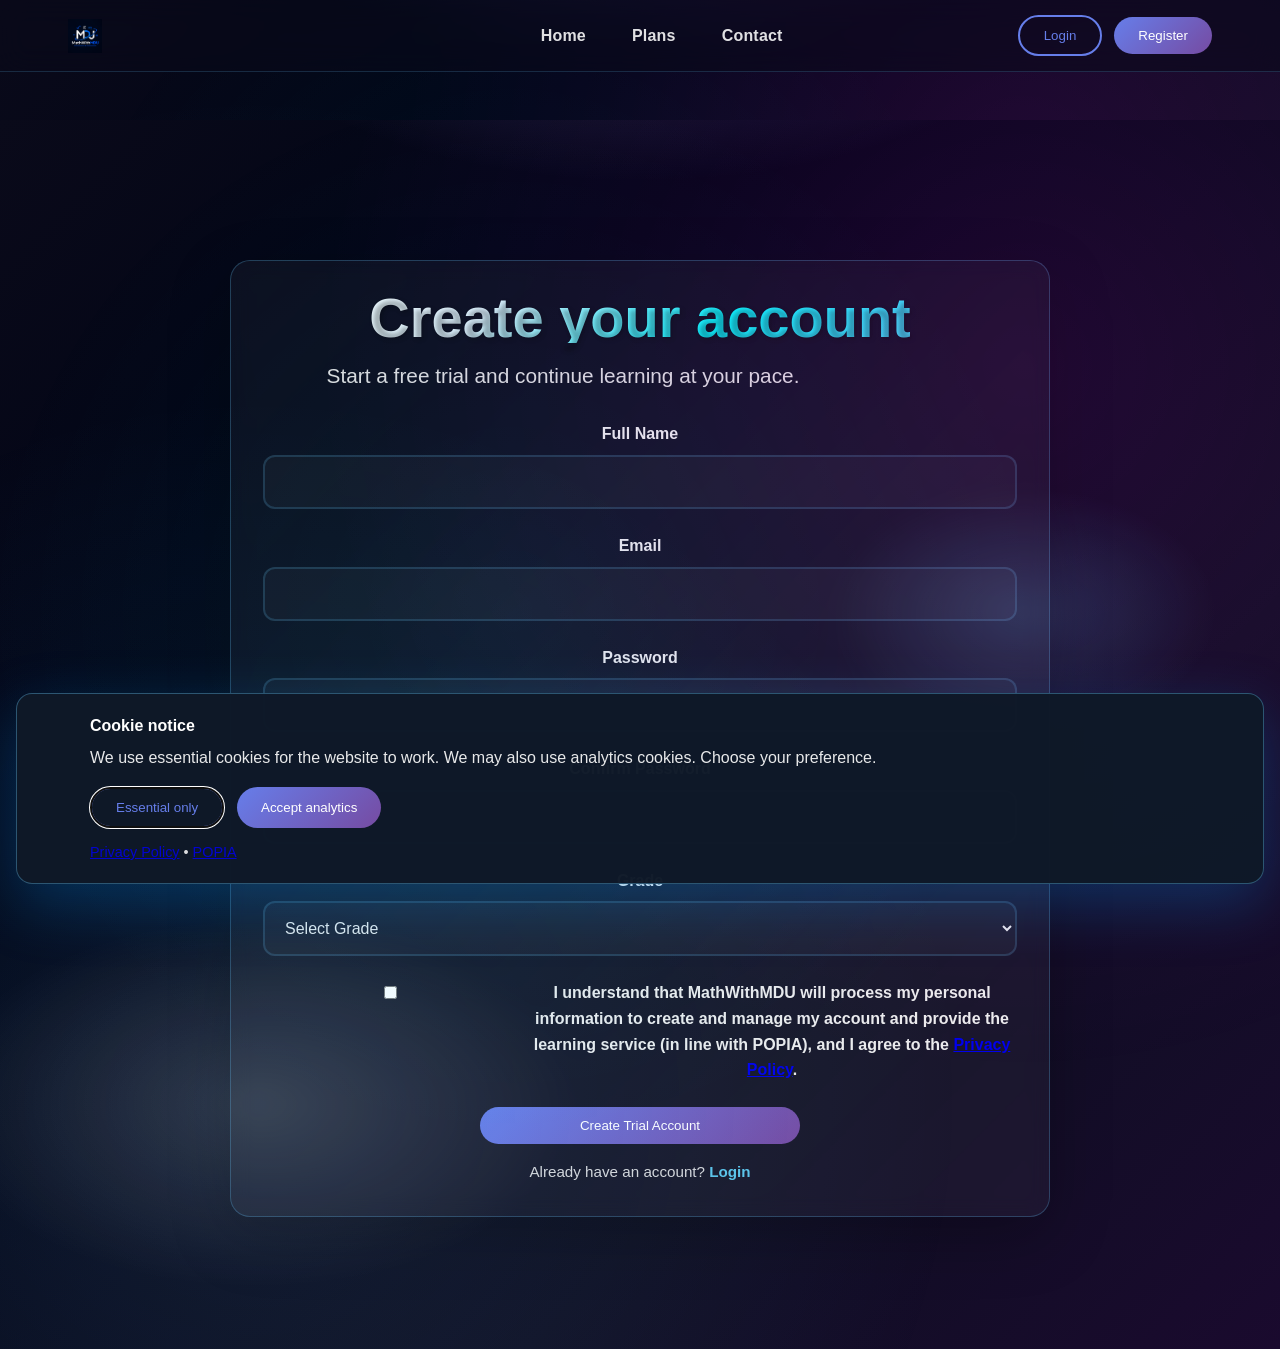
<file: register.html>
<!DOCTYPE html>
<html lang="en">
<head>
  <meta charset="UTF-8">
  <meta name="viewport" content="width=device-width, initial-scale=1.0">
  <title>Register - MathWithMDU</title>
  <link rel="stylesheet" href="styles.css">
  <link rel="stylesheet" href="assets/vendor/font-awesome/all.min.css" />

  <!-- Favicon + mobile icons -->
<link rel="icon" type="image/png" sizes="32x32" href="assets/logo%20-%20blu-ish.png">
<link rel="apple-touch-icon" sizes="180x180" href="assets/logo%20-%20blu-ish.png">

  <script type="module" src="register.js" defer></script>
  <script type="module" src="theme.js" defer></script>
  <script src="navbar.js" defer></script>

  <!-- CSP: block inline scripts, allow app scripts + Paystack -->
  <meta http-equiv="Content-Security-Policy" content="default-src 'self'; base-uri 'self'; object-src 'none'; frame-ancestors 'none'; style-src 'self' 'unsafe-inline'; script-src 'self' https://js.paystack.co; img-src 'self' data:; connect-src 'self' https://firestore.googleapis.com https://*.googleapis.com https://*.gstatic.com; font-src 'self' data:;"/>
</head>
<body>
  <nav class="navbar">
    <div class="nav-container">
          <a href="index.html" class="logo-link" aria-label="Go to home">
<img class="logo-img" src="assets/logo%20-%20blu-ish.png" alt="MathWithMDU logo"/>
          </a>
          <i class="fa-solid fa-drafting-compass mdu-icon" aria-hidden="true"></i>
      <div class="nav-wrapper">
        <ul class="nav-links">
          <li><a href="index.html#home">Home</a></li>
          <li><a href="plans.html">Plans</a></li>
          <li><a href="contact.html">Contact</a></li>
          <li><a href="dashboard.html" id="dashboardLink" class="hidden">Dashboard</a></li>
        </ul>
        <div class="mobile-menu">
          <ul class="nav-links">
            <li><a href="index.html#home">Home</a></li>
            <li><a href="plans.html">Plans</a></li>
            <li><a href="contact.html">Contact</a></li>
            <li><a href="dashboard.html" id="dashboardLink" class="hidden">Dashboard</a></li>
          </ul>
        </div>
      </div>

      <div class="menu-overlay"></div>

      <div class="auth-btns">
        <button class="btn btn-secondary" id="loginBtn" type="button">Login</button>
        <button class="btn btn-primary" id="registerBtn" type="button">Register</button>
        <button class="hidden btn btn-secondary" id="logoutBtn" type="button">Logout</button>

      </div>

    </div>
  </nav>

<main class="mdu-page-top" style="min-height: calc(100vh - 72px);">
    <section class="hero" style="padding: 120px 0 80px; text-align:center;">
      <div class="container" style="max-width: 820px;">
        <div class="card">
          <h1 class="hero-headline" style="margin-bottom: 1rem; font-size: clamp(2.5rem, 5vw, 3.5rem);">Create your account</h1>
          <p style="color: rgba(255,255,255,0.9); margin: 0 0 1.8rem;">
            Start a free trial and continue learning at your pace.
          </p>


          <form id="registerForm" novalidate aria-describedby="registerHelp">
            <div class="form-group">
              <label for="regName">Full Name</label>
              <input type="text" id="regName" name="name" required autocomplete="name" aria-required="true" />
            </div>

            <div class="form-group">
              <label for="regEmail">Email</label>
              <input type="email" id="regEmail" name="email" required autocomplete="email" aria-required="true" inputmode="email" />
            </div>

            <div class="form-group">
              <label for="regPassword">Password</label>
              <input type="password" id="regPassword" name="password" required minlength="6" autocomplete="new-password" aria-required="true" />
            </div>

            <div class="form-group">
              <label for="regConfirmPassword">Confirm Password</label>
              <input type="password" id="regConfirmPassword" name="confirmPassword" required minlength="6" autocomplete="new-password" aria-required="true" />
            </div>

            <div class="form-group">
              <label for="regGrade">Grade</label>
              <select id="regGrade" name="grade" required aria-required="true">
                <option value="">Select Grade</option>
                <option value="10">Grade 10</option>
                <option value="11">Grade 11</option>
                <option value="12">Grade 12</option>
              </select>
            </div>

            <!-- POPIA consent (registration acknowledgement) -->
            <div class="form-group">
              <label for="privacyConsent" style="display:flex; gap:0.6rem; align-items:flex-start;">
                <input type="checkbox" id="privacyConsent" name="privacyConsent" required style="margin-top:0.35rem;" />
                <span>
                  I understand that MathWithMDU will process my personal information to create and manage my account and provide the learning service (in line with POPIA), and I agree to the
                  <a href="privacy.html" target="_blank" rel="noopener noreferrer">Privacy Policy</a>.
                </span>
              </label>
            </div>

            <button id="registerSubmit" type="submit" class="btn btn-primary" style="width:100%; max-width: 320px;">
              Create Trial Account
            </button>

            <div id="registerHelp" style="margin-top: 1rem; font-size: 0.95rem; opacity: 0.9;">
              <span>Already have an account?</span>
              <a href="login.html" style="color:#64d8ff; text-decoration:none; font-weight:700;">Login</a>
            </div>
          </form>
        </div>
      </div>
    </section>
  </main>

  <!-- Loading -->
  <div id="loading" class="loading hidden" aria-hidden="true">
    <div class="spinner"></div>
  </div>

  <!-- Alerts -->
  <div id="alertContainer" aria-live="polite" aria-atomic="true"></div>

  <!-- Cookie Consent Banner -->
  <div id="cookieConsentBanner" class="cookie-banner hidden" role="dialog" aria-live="polite" aria-label="Cookie consent">
    <div class="cookie-banner-content">
      <div>
        <strong>Cookie notice</strong>
        <p style="margin-top:0.4rem; opacity:0.9;">
          We use essential cookies for the website to work. We may also use analytics cookies.
          Choose your preference.
        </p>
      </div>
      <div class="cookie-banner-actions">
        <button id="cookieEssentialBtn" class="btn btn-secondary" type="button">Essential only</button>
        <button id="cookieAcceptBtn" class="btn btn-primary" type="button">Accept analytics</button>
      </div>
      <p style="margin-top:0.8rem; font-size:0.9rem; opacity:0.85;">
        <a href="privacy.html" target="_blank" rel="noopener noreferrer">Privacy Policy</a>
        • <a href="popia.html" target="_blank" rel="noopener noreferrer">POPIA</a>
      </p>
      <noscript>
        <p style="margin-top:0.8rem; font-size:0.85rem; opacity:0.8;">Cookie settings may not work without JavaScript. Please review your browser settings.</p>
      </noscript>
    </div>
  </div>

  <script src="cookie-consent.js" defer></script>
  <script src="auth-redirect.js" defer></script>
</body>
</html>
</file>
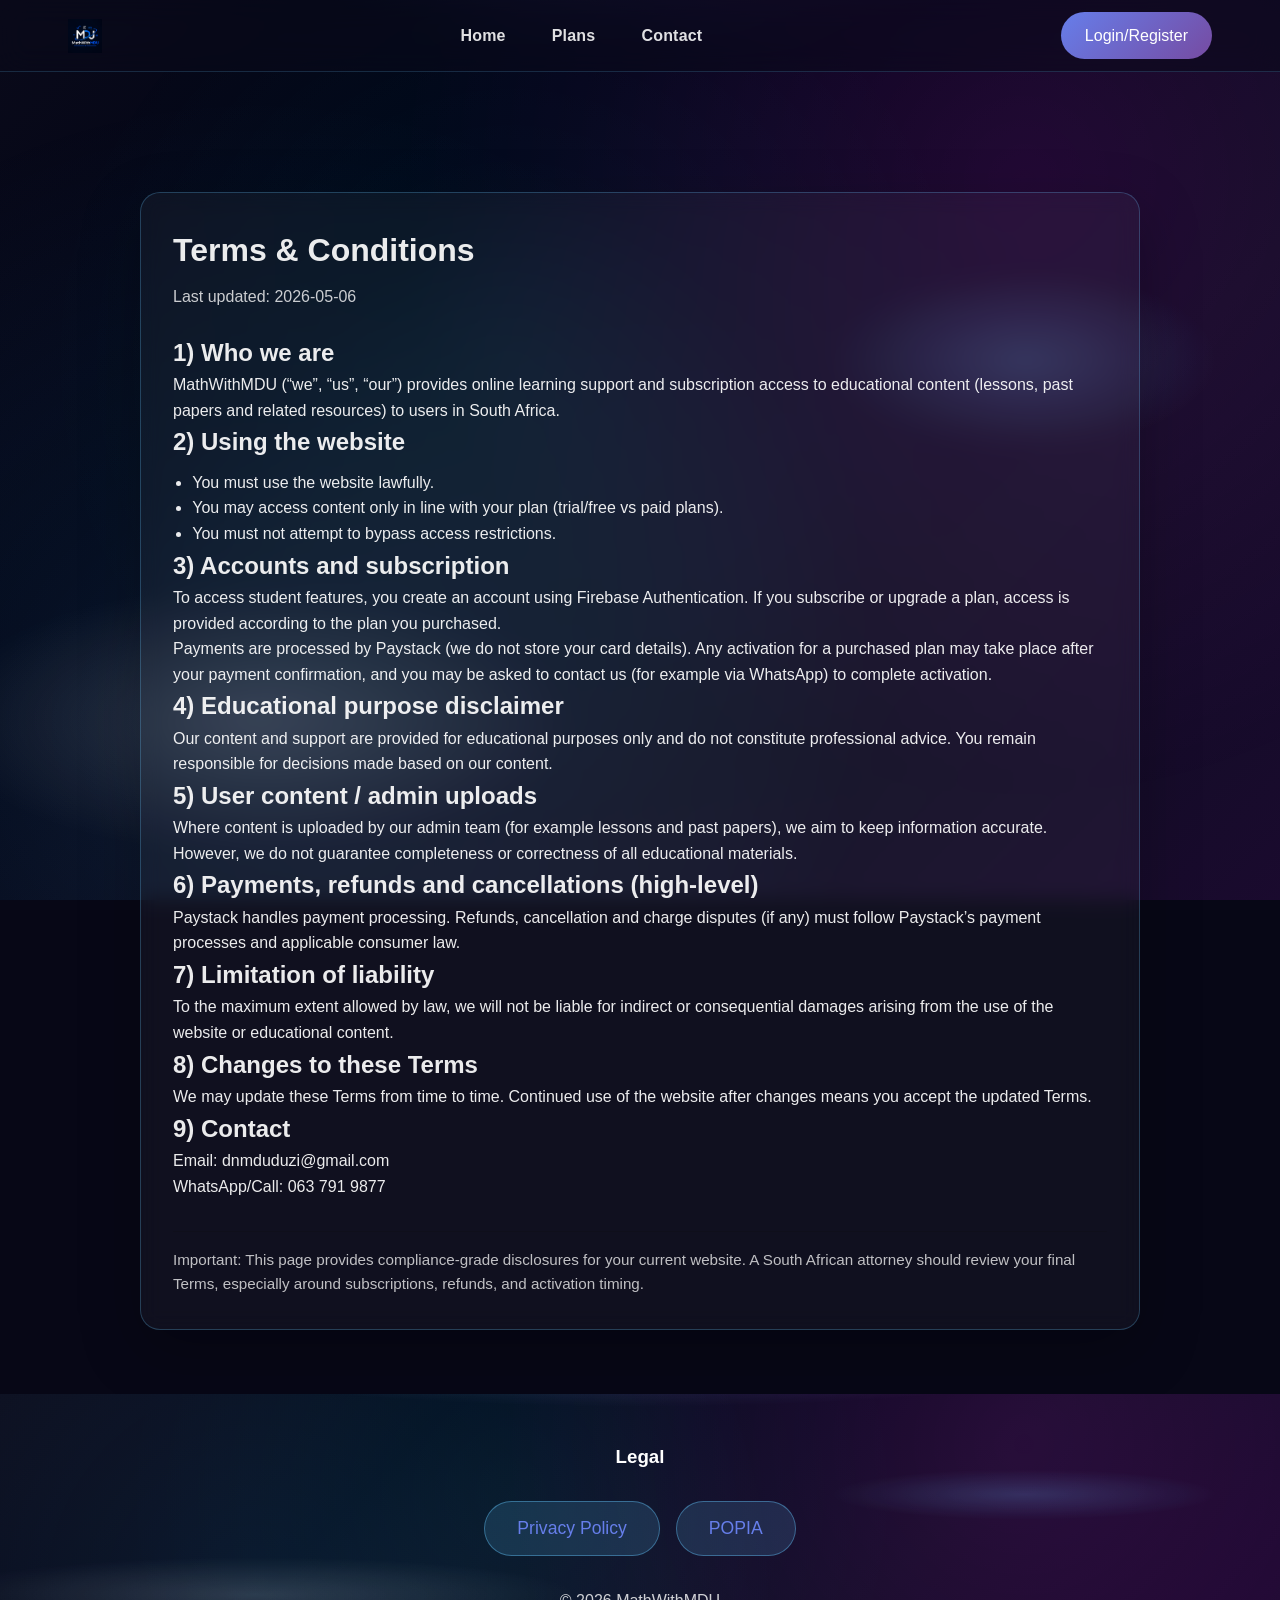
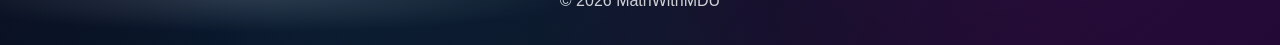
<file: terms.html>
<!DOCTYPE html>
<html lang="en">
<head>
  <meta charset="UTF-8">
  <meta name="viewport" content="width=device-width, initial-scale=1.0">
  <title>Terms &amp; Conditions - MathWithMDU</title>
  <meta name="description" content="Read the Terms &amp; Conditions for MathWithMDU, covering account access, subscriptions, payments via Paystack, and learning content usage." />
  <meta name="robots" content="index,follow" />
  <link rel="canonical" href="terms.html" />
  <!-- OpenGraph -->
  <meta property="og:title" content="Terms &amp; Conditions - MathWithMDU" />
  <meta property="og:description" content="Official Terms &amp; Conditions for MathWithMDU: accounts, subscriptions, payments, and content access." />
  <meta property="og:type" content="website" />
  <meta property="og:locale" content="en_US" />
  <meta property="og:site_name" content="MathWithMDU" />
  <!-- Twitter -->
  <meta name="twitter:card" content="summary_large_image" />
  <meta name="twitter:title" content="Terms &amp; Conditions - MathWithMDU" />
  <meta name="twitter:description" content="Official Terms &amp; Conditions for MathWithMDU: accounts, subscriptions, payments, and content access." />

  <link rel="stylesheet" href="styles.css">
  <!-- Favicon + mobile icons -->
<link rel="icon" type="image/png" sizes="32x32" href="assets/logo%20-%20blu-ish.png">
<link rel="apple-touch-icon" sizes="180x180" href="assets/logo%20-%20blu-ish.png">
  <!-- Local Font Awesome (self-hosted to avoid third-party tracking/storage blocking warnings) -->

  <link rel="stylesheet" href="assets/vendor/font-awesome/all.min.css" />
  <script type="module" src="theme.js" defer></script>
  <script src="navbar.js" defer></script>


</head>
<body>
  <nav class="navbar">
    <div class="nav-container">
<a href="index.html" class="logo-link" aria-label="Go to home"><img class="logo-img" src="assets/logo%20-%20blu-ish.png" alt="MathWithMDU logo"/></a>

      <div class="nav-wrapper">
        <ul class="nav-links">
          <li><a href="index.html">Home</a></li>
          <li><a href="plans.html">Plans</a></li>
          <li><a href="contact.html">Contact</a></li>
        </ul>
        <div class="mobile-menu">
          <ul class="nav-links">
            <li><a href="index.html">Home</a></li>
            <li><a href="plans.html">Plans</a></li>
            <li><a href="contact.html">Contact</a></li>
          </ul>
        </div>
      </div>
      <div class="hamburger">
        <span></span>
        <span></span>
        <span></span>
      </div>
      <div class="menu-overlay"></div>
      <div class="auth-btns">
        <a href="index.html#login" class="btn btn-primary" style="white-space:nowrap;">Login/Register</a>
      </div>

    </div>
  </nav>

  <div class="container" style="padding-top: 120px; min-height: 60vh;">
    <div class="card" style="max-width: 1000px; margin: 0 auto;">
      <h1>Terms &amp; Conditions</h1>
      <p style="opacity:0.85; margin-top: 0.5rem;">Last updated: 2026-05-06</p>

      <h2 style="margin-top:1.5rem;">1) Who we are</h2>
      <p>
        MathWithMDU (“we”, “us”, “our”) provides online learning support and subscription access to educational content
        (lessons, past papers and related resources) to users in South Africa.
      </p>

      <h2>2) Using the website</h2>
      <ul style="margin-left: 1.2rem; margin-top: 0.5rem;">
        <li>You must use the website lawfully.</li>
        <li>You may access content only in line with your plan (trial/free vs paid plans).</li>
        <li>You must not attempt to bypass access restrictions.</li>
      </ul>

      <h2>3) Accounts and subscription</h2>
      <p>
        To access student features, you create an account using Firebase Authentication.
        If you subscribe or upgrade a plan, access is provided according to the plan you purchased.
      </p>
      <p>
        Payments are processed by Paystack (we do not store your card details). Any activation for a purchased plan may
        take place after your payment confirmation, and you may be asked to contact us (for example via WhatsApp)
        to complete activation.
      </p>

      <h2>4) Educational purpose disclaimer</h2>
      <p>
        Our content and support are provided for educational purposes only and do not constitute professional advice.
        You remain responsible for decisions made based on our content.
      </p>

      <h2>5) User content / admin uploads</h2>
      <p>
        Where content is uploaded by our admin team (for example lessons and past papers), we aim to keep information accurate.
        However, we do not guarantee completeness or correctness of all educational materials.
      </p>

      <h2>6) Payments, refunds and cancellations (high-level)</h2>
      <p>
        Paystack handles payment processing. Refunds, cancellation and charge disputes (if any) must follow Paystack’s
        payment processes and applicable consumer law.
      </p>

      <h2>7) Limitation of liability</h2>
      <p>
        To the maximum extent allowed by law, we will not be liable for indirect or consequential damages arising from
        the use of the website or educational content.
      </p>

      <h2>8) Changes to these Terms</h2>
      <p>
        We may update these Terms from time to time. Continued use of the website after changes means you accept the updated Terms.
      </p>

      <h2>9) Contact</h2>
      <p>
        Email: dnmduduzi@gmail.com<br>
        WhatsApp/Call: 063 791 9877
      </p>

      <div style="margin-top: 2rem; padding-top: 1rem; border-top: 1px solid rgba(0,0,0,0.1);">
        <p style="font-size: 0.95rem; opacity:0.8;">
          Important: This page provides compliance-grade disclosures for your current website. A South African attorney
          should review your final Terms, especially around subscriptions, refunds, and activation timing.
        </p>
      </div>
    </div>
  </div>

  <footer class="footer">
    <div class="container">
      <h3>Legal</h3>
      <div style="display:flex; gap: 1rem; justify-content:center; flex-wrap:wrap; margin-top: 0.8rem;">
        <a href="privacy.html" class="contact-btn" style="background: rgba(100,200,255,0.15); border: 1px solid rgba(100,200,255,0.4);">Privacy Policy</a>
        <a href="popia.html" class="contact-btn" style="background: rgba(100,200,255,0.15); border: 1px solid rgba(100,200,255,0.4);">POPIA</a>
      </div>
      <p style="margin-top:2rem; opacity:0.8;">&copy; 2026 MathWithMDU</p>
    </div>
  </footer>
</body>
</html>
</file>
<file: styles.css>
/* MathWithMDU Styles - Modern, Mobile-Friendly */

* {
  margin: 0;
  padding: 0;
  box-sizing: border-box;
}

body {
  font-family: 'Segoe UI', Tahoma, Geneva, Verdana, sans-serif;
  line-height: 1.6;
  color: var(--mdu-text);
  min-height: 100vh;
  background: var(--mdu-bg);
  background-attachment: scroll;
  transition: background-color 0.25s ease, color 0.25s ease;
}



/* ==============================================
   Global futuristic background (Home atmosphere)
   - Applies dark gradients + glow particles layer
   - Uses GPU-friendly transforms and respects prefers-reduced-motion
   ============================================== */

:root {
/* Theme tokens (default = dark) */
  --mdu-bg-0: #0a0a1a;
  --mdu-bg-1: #000415;
  --mdu-bg-2: #0f0f23;
  --mdu-bg-3: #1a0a2e;

  --mdu-cyan: #64d8ff;
  --mdu-cyan-2: #00ffff;
  --mdu-magenta: #ff00ff;

  --mdu-bg: #070716;
  --mdu-text: rgba(255,255,255,0.92);
  --mdu-card-bg: rgba(255, 255, 255, 0.04);
  --mdu-card-border: rgba(100, 200, 255, 0.25);
  --mdu-input-bg: rgba(255, 255, 255, 0.03);
  --mdu-input-border: rgba(100, 200, 255, 0.18);
  --mdu-input-text: rgba(255,255,255,0.92);
  --mdu-navbar-bg: rgba(10, 10, 26, 0.55);
}

html[data-theme="light"] {
  --mdu-bg-0: #f5f7ff;
  --mdu-bg-1: #ffffff;
  --mdu-bg-2: #f3f6ff;
  --mdu-bg-3: #edf2ff;

  --mdu-bg: #f7f9ff;
  --mdu-text: rgba(10, 15, 30, 0.92);
  --mdu-card-bg: rgba(10, 20, 40, 0.03);
  --mdu-card-border: rgba(60, 140, 255, 0.22);
  --mdu-input-bg: rgba(10, 20, 40, 0.03);
  --mdu-input-border: rgba(60, 140, 255, 0.20);
  --mdu-input-text: rgba(10, 15, 30, 0.92);
  --mdu-navbar-bg: rgba(255, 255, 255, 0.65);
}


/* Ensure stacking context and space under fixed navbar */
body {
  position: relative;
  overflow-x: hidden;
  padding-top: 72px;
}

/* Pages with inline legacy padding-top should use this instead (fixes spacing clashes) */
.mdu-page-top {
  padding-top: 48px;
}

/* ==============================================
   Unified layout helpers (shared across pages)
   ============================================== */

.mdu-section {
  padding: clamp(1.25rem, 3vw, 3.75rem) 0;
}

.mdu-title {
  font-size: clamp(1.6rem, 3vw, 2.2rem);
  margin-bottom: 0.75rem;
}

.mdu-badge {
  display: inline-flex;
  align-items: center;
  justify-content: center;
  padding: 0.55rem 1rem;
  border-radius: 999px;
  font-weight: 700;
  border: 1px solid rgba(100, 200, 255, 0.35);
  background: rgba(100, 200, 255, 0.12);
  color: rgba(255,255,255,0.95);
}

.mdu-badge-accent {
  border-color: rgba(102,126,234,0.55);
  background: rgba(102,126,234,0.18);
}

.mdu-section-top {
  margin-top: 2rem;
}


/* Animated glow/nebula layer */

body::before {
  content: '';
  position: fixed;
  inset: 0;
  z-index: -2;
  background:
    radial-gradient(ellipse 80% 50% at 50% -20%, rgba(120, 119, 198, 0.4) 0%, transparent 50%),
    radial-gradient(ellipse 50% 30% at 20% 80%, rgba(255, 255, 255, 0.15) 0%, transparent 50%),
    radial-gradient(ellipse 30% 20% at 80% 40%, rgba(100, 200, 255, 0.2) 0%, transparent 50%),
    linear-gradient(135deg, var(--mdu-bg-0) 0%, var(--mdu-bg-1) 30%, var(--mdu-bg-2) 70%, var(--mdu-bg-3) 100%);
  pointer-events: none;
  transform: translateZ(0);
}


/* Subtle scan/glow layer */
body::after {
  content: '';
  position: fixed;
  inset: 0;
  z-index: -1;
  background-image:
    radial-gradient(circle at 20% 80%, rgba(100, 200, 255, 0.1) 0%, transparent 50%),
    radial-gradient(circle at 80% 20%, rgba(255, 0, 255, 0.1) 0%, transparent 50%),
    radial-gradient(circle at 40% 40%, rgba(0, 255, 255, 0.05) 0%, transparent 50%);
  pointer-events: none;
  transform: translateZ(0);
}


/* Make sure existing content still reads well on dark background */
.container,
.card,
.footer,
.hero,
.plan-card,
.hero-subtext,
.lesson-item {
  color: inherit;
}
/* Reduce animation cost on lower-end devices */
@media (prefers-reduced-motion: reduce) {
  body::before,
  body::after {
    animation: none !important;
  }

  .hero-headline,
  .hero-subtext,
  .hero-cta {
    animation: none !important;
    transition: none !important;
  }
}


/* ==============================
   Navbar styles (MathWithMDU)
   Works with existing markup + navbar.js toggles:
   - .mobile-menu.active
   - .menu-overlay.active
   - .active-link
   ============================== */

.navbar {
  position: fixed;
  top: 0;
  left: 0;
  right: 0;
  z-index: 1500;
  height: 72px;
  display: flex;
  align-items: center;
  backdrop-filter: blur(14px);
  -webkit-backdrop-filter: blur(14px);
  background: var(--mdu-navbar-bg);
  border-bottom: 1px solid rgba(100, 200, 255, 0.18);
  transition: background-color 0.25s ease;
}


.nav-container {
  width: 100%;
  max-width: 1200px;
  margin: 0 auto;
  padding: 0 1.75rem;
  display: flex;
  align-items: center;
  justify-content: space-between;
  gap: 1rem;
}

.nav-wrapper {
  display: flex;
  align-items: center;
  gap: 1.25rem;
}

.nav-links {
  list-style: none;
  display: flex;
  align-items: center;
  gap: 1.25rem;
}

.nav-links a {
  display: inline-flex;
  align-items: center;
  justify-content: center;
  padding: 0.55rem 0.75rem;
  border-radius: 999px;
  color: rgba(255, 255, 255, 0.88);
  text-decoration: none;
  font-weight: 600;
  letter-spacing: 0.2px;
  border: 1px solid transparent;
  transition: transform 0.2s ease, background-color 0.2s ease, border-color 0.2s ease, color 0.2s ease;
}

.nav-links a:hover {
  transform: translateY(-1px);
  background: rgba(100, 200, 255, 0.08);
  border-color: rgba(100, 200, 255, 0.35);
  color: rgba(255, 255, 255, 0.98);
}

.active-link {
  background: rgba(100, 200, 255, 0.14);
  border-color: rgba(100, 200, 255, 0.55) !important;
  color: rgba(255, 255, 255, 1) !important;
  box-shadow: 0 10px 30px rgba(100, 200, 255, 0.12);
}

/* Auth buttons on the right */
.auth-btns {
  display: inline-flex;
  align-items: center;
  gap: 0.75rem;
}

/* Header logo alignment */
.logo {
  display: inline-flex;
  align-items: center;
  gap: 0.6rem;
}

.logo-img {
  display: block;
  height: 34px;
  width: auto;
}

@media (max-width: 768px) {
  .logo-img {
    height: 30px;
  }
}


/* Mobile navigation */
.mobile-menu {
  display: none;
}

.menu-overlay {
  display: none;
}

/* If pages include a hamburger button, style it (harmless if not present) */
.hamburger {
  display: none;
}

@media (max-width: 768px) {
  .nav-container {
    padding: 0 1rem;
  }

  .nav-wrapper {
    width: 100%;
    justify-content: flex-end;
  }

  .nav-links {
    display: none;
  }

  .auth-btns {
    gap: 0.5rem;
  }

  /* Show hamburger if it exists */
  .hamburger {
    display: inline-flex;
    align-items: center;
    justify-content: center;
    width: 42px;
    height: 42px;
    border-radius: 12px;
    border: 1px solid rgba(100, 200, 255, 0.25);
    background: rgba(255, 255, 255, 0.03);
    color: rgba(255, 255, 255, 0.92);
    cursor: pointer;
    transition: transform 0.2s ease, border-color 0.2s ease, background-color 0.2s ease;
  }

  .hamburger:hover {
    transform: translateY(-1px);
    border-color: rgba(100, 200, 255, 0.5);
    background: rgba(100, 200, 255, 0.08);
  }

  .mobile-menu {
    display: block;
    position: absolute;
    top: 72px;
    right: 0;
    left: 0;
    background: rgba(10, 10, 26, 0.82);
    backdrop-filter: blur(14px);
    -webkit-backdrop-filter: blur(14px);
    border-bottom: 1px solid rgba(100, 200, 255, 0.18);
    transform: translateY(-10px);
    opacity: 0;
    pointer-events: none;
    transition: opacity 0.18s ease, transform 0.18s ease;
  }

  .mobile-menu.active {
    opacity: 1;
    transform: translateY(0);
    pointer-events: auto;
  }

  .mobile-menu .nav-links {
    display: flex;
    flex-direction: column;
    align-items: stretch;
    gap: 0;
    padding: 0.75rem 1rem 1rem;
  }

  .mobile-menu .nav-links li {
    padding: 0.35rem 0;
  }

  .mobile-menu .nav-links a {
    width: 100%;
    justify-content: flex-start;
    padding: 0.85rem 1rem;
    border-radius: 14px;
  }

  .menu-overlay {
    display: block;
    position: fixed;
    inset: 72px 0 0 0;
    background: rgba(0, 0, 0, 0.35);
    opacity: 0;
    pointer-events: none;
    transition: opacity 0.18s ease;
    z-index: 1499;
  }

  .menu-overlay.active {
    opacity: 1;
    pointer-events: auto;
  }
}

/* Reduce motion for responsive menu transitions */
@media (prefers-reduced-motion: reduce) {
  .nav-links a,
  .mobile-menu,
  .menu-overlay {
    transition: none !important;
  }
}



.btn {
  padding: 0.7rem 1.5rem;
  border: none;
  border-radius: 50px;
  cursor: pointer;
  font-weight: 500;
  transition: transform 0.3s, box-shadow 0.3s, background-color 0.3s, color 0.3s;
  text-decoration: none;
  display: inline-block;
  text-align: center;
}


.btn-primary {
  background: linear-gradient(135deg, #667eea 0%, #764ba2 100%);
  color: white;
}

.btn-primary:hover {
  transform: translateY(-2px);
  box-shadow: 0 10px 25px rgba(102, 126, 234, 0.4);
}

.btn-secondary {
  background: transparent;
  color: #667eea;
  border: 2px solid #667eea;
}

.btn-secondary:hover {
  background: #667eea;
  color: white;
}

.container {
  max-width: 1200px;
  margin: 0 auto;
  padding: 1 2rem;
}

/* Hero Section */
.hero {
  padding: 120px 0 80px;
  text-align: center;
  color: var(--mdu-text);
}


.hero h1 {
  font-size: clamp(2.5rem, 5vw, 4rem);
  margin-bottom: 1rem;
  text-shadow: 2px 2px 4px rgba(0,0,0,0.3);
}

.hero p {
  font-size: 1.3rem;
  margin-bottom: 2rem;
  max-width: 600px;
  margin-left: auto;
  margin-right: auto;
  opacity: 0.95;
}

/* Futuristic Dark Hero Override */
.hero {
  padding: 140px 0 100px !important;
  background: 
    radial-gradient(ellipse 80% 50% at 50% -20%, rgba(120,119,198,0.4) 0%, transparent 50%),
    radial-gradient(ellipse 50% 30% at 20% 80%, rgba(255,255,255,0.15) 0%, transparent 50%),
    radial-gradient(ellipse 30% 20% at 80% 40%, rgba(100,200,255,0.2) 0%, transparent 50%),
    linear-gradient(135deg, #0a0a1a 0%, #000415 30%, #0f0f23 70%, #1a0a2e 100%);
  position: relative;
  overflow: hidden;
  min-height: 100vh;
  display: flex;
  align-items: center;
}



.hero::before {
  content: '';
  position: absolute;
  top: 0;
  left: 0;
  right: 0;
  bottom: 0;
  background-image:
    radial-gradient(circle at 20% 80%, rgba(100,200,255,0.1) 0%, transparent 50%),
    radial-gradient(circle at 80% 20%, rgba(255,0,255,0.1) 0%, transparent 50%),
    radial-gradient(circle at 40% 40%, rgba(0,255,255,0.05) 0%, transparent 50%);
  pointer-events: none;
  z-index: 1;
}



.hero-content {
  position: relative;
  z-index: 2;
  max-width: 800px;
  margin: 0 auto;
}

.hero-headline {
  font-size: clamp(3.5rem, 8vw, 7rem);
  font-weight: 900;
  line-height: 0.9;
  background: linear-gradient(135deg, #ffffff 0%, #e0f7ff 30%, #00ffff 60%, #64d8ff 100%);
  -webkit-background-clip: text;
  background-clip: text;
  -webkit-text-fill-color: transparent;
  text-shadow: 
    0 0 10px rgba(0,255,255,0.5),
    0 0 20px rgba(0,255,255,0.3),
    0 0 40px rgba(0,255,255,0.2);
  margin-bottom: 1.5rem;
}


.hero-subtext {
  font-size: clamp(1.2rem, 3vw, 1.6rem);
  color: var(--mdu-text);
  max-width: 600px;
  margin: 0 auto 3rem;
  text-shadow: none;
  backdrop-filter: blur(10px);
  padding: 1rem 2rem;
  border-radius: 20px;
  border: 1px solid rgba(100,200,255,0.2);
}



.hero-cta {
  display: inline-block;
  padding: 1.2rem 3rem;
  font-size: 1.3rem;
  font-weight: 700;
  color: #000;
  background: linear-gradient(135deg, #00ffff 0%, #0080ff 50%, #00ffff 100%);
  border: none;
  border-radius: 50px;
  text-decoration: none;
  position: relative;
  overflow: hidden;
  box-shadow: 
    0 10px 30px rgba(0,255,255,0.4),
    0 0 40px rgba(0,255,255,0.3),
    inset 0 1px 0 rgba(255,255,255,0.5);
  transition: transform 0.4s cubic-bezier(0.25,0.46,0.45,0.94),
    box-shadow 0.4s cubic-bezier(0.25,0.46,0.45,0.94),
    background 0.4s cubic-bezier(0.25,0.46,0.45,0.94);
}



.hero-cta:hover {
  transform: translateY(-5px) scale(1.05);
  box-shadow: 
    0 20px 50px rgba(0,255,255,0.6),
    0 0 60px rgba(0,255,255,0.5),
    inset 0 1px 0 rgba(255,255,255,0.8);
}

.hero-cta::before {
  content: '';
  position: absolute;
  top: 0;
  left: -100%;
  width: 100%;
  height: 100%;
  background: linear-gradient(90deg, transparent, rgba(255,255,255,0.4), transparent);
  transition: left 0.6s;
}

.hero-cta:hover::before {
  left: 100%;
}



/* Responsive */
@media (max-width: 768px) {
  .hero {
    padding: 120px 0 80px;
    min-height: 100vh;
  }
  .hero-headline {
    margin-bottom: 1rem;
  }
  .hero-subtext {
    margin-bottom: 2rem;
  }
  .hero-cta {
    padding: 1rem 2.5rem;
    font-size: 1.2rem;
  }
}

@media (max-width: 480px) {
  .hero-content {
    padding: 0 1rem;
  }
}

.cta-buttons {
  display: flex;
  gap: 1rem;
  justify-content: center;
  flex-wrap: wrap;
}


/* Dashboard Cards */
body.dashboard-page p {
  color: #667eea;
}

.card {
  background: var(--mdu-card-bg);
  border: 1px solid var(--mdu-card-border);

  border-radius: 20px;
  padding: 2rem;
  box-shadow: 0 20px 60px rgba(0,0,0,0.25);
  margin-bottom: 2rem;
  transition: transform 0.3s, border-color 0.3s, box-shadow 0.3s;
  backdrop-filter: blur(10px);
  -webkit-backdrop-filter: blur(10px);
}


.card:hover {
  transform: translateY(-5px);
}

.card-grid {
  display: grid;
  grid-template-columns: repeat(auto-fit, minmax(300px, 1fr));
  gap: 2rem;
}

.plan-card {
  text-align: center;
  border: 3px solid transparent;
  transition: all 0.3s;
}

.plan-card:hover, .plan-card.popular {
  border-color: #667eea;
  transform: scale(1.05);
}

.contact-card {
  max-width: 600px;
  margin: 0 auto;
  text-align: center;
}

/* Forms */
.form-group {
  margin-bottom: 1.5rem;
}

.form-group label {
  display: block;
  margin-bottom: 0.5rem;
  font-weight: 600;
  color: var(--mdu-text);
}



.form-group input, .form-group select {
  width: 100%;
  padding: 1rem;
  border: 2px solid var(--mdu-input-border);
  background: var(--mdu-input-bg);
  color: var(--mdu-input-text);
  border-radius: 12px;
  font-size: 1rem;
  transition: border-color 0.3s, background 0.3s;
}


.form-group input:focus, .form-group select:focus {
  outline: none;
  border-color: rgba(100, 200, 255, 0.75);
  background: rgba(255, 255, 255, 0.05);
}



/* Lessons/Papers List */
.lesson-item {
  background: var(--mdu-card-bg);
  padding: 1.5rem;
  border-radius: 15px;
  margin-bottom: 1rem;
  border: 1px solid var(--mdu-card-border);
  border-left: 5px solid rgba(100, 200, 255, 0.8);
  color: var(--mdu-input-text);
  backdrop-filter: blur(8px);
  -webkit-backdrop-filter: blur(8px);
}




.lesson-item.restricted {
  opacity: 0.6;
  border-left-color: rgba(255,255,255,0.35);
}


.download-btn {
  background: #28a745;
  color: white;
  padding: 0.5rem 1rem;
  border-radius: 25px;
  text-decoration: none;
  font-size: 0.9rem;
}

.download-btn:disabled {
  background: #ccc;
  cursor: not-allowed;
}

/* Footer - match header/hero futuristic background system */
.footer {
  background:
    radial-gradient(ellipse 80% 50% at 50% -20%, rgba(120,119,198,0.4) 0%, transparent 50%),
    radial-gradient(ellipse 50% 30% at 20% 80%, rgba(255,255,255,0.15) 0%, transparent 50%),
    radial-gradient(ellipse 30% 20% at 80% 40%, rgba(100,200,255,0.2) 0%, transparent 50%),
    linear-gradient(135deg, var(--mdu-bg-0) 0%, var(--mdu-bg-1) 30%, var(--mdu-bg-2) 70%, var(--mdu-bg-3) 100%);

  position: relative;
  overflow: hidden;
  color: white;
  text-align: center;
  padding: 3rem 2rem 2rem;
  margin-top: 4rem;
}

.footer::before {
  content: '';
  position: absolute;
  inset: 0;
  background-image:
    radial-gradient(circle at 20% 80%, rgba(100,200,255,0.1) 0%, transparent 50%),
    radial-gradient(circle at 80% 20%, rgba(255,0,255,0.1) 0%, transparent 50%),
    radial-gradient(circle at 40% 40%, rgba(0,255,255,0.05) 0%, transparent 50%);
  pointer-events: none;
  z-index: 1;
}


.footer .container {
  position: relative;
  z-index: 2;
}


/* Get in Touch: match Home page HERO background system (NOT footer) */
.get-in-touch-sync {
  padding: 140px 0 100px !important;
  background:
    radial-gradient(ellipse 80% 50% at 50% -20%, rgba(120,119,198,0.4) 0%, transparent 50%),
    radial-gradient(ellipse 50% 30% at 20% 80%, rgba(255,255,255,0.15) 0%, transparent 50%),
    radial-gradient(ellipse 30% 20% at 80% 40%, rgba(100,200,255,0.2) 0%, transparent 50%),
    linear-gradient(135deg, var(--mdu-bg-0) 0%, var(--mdu-bg-1) 30%, var(--mdu-bg-2) 70%, var(--mdu-bg-3) 100%);

  position: relative;
  overflow: hidden;
  min-height: 100vh;
  display: flex;
  align-items: center;
  color: rgba(255,255,255,0.92);
  text-align: center;
}

/* Ensure contact page text stays readable (even if some pages used inline black before) */
.get-in-touch-sync .contact-card,
.get-in-touch-sync h1,
.get-in-touch-sync h3,
.get-in-touch-sync p {
  color: rgba(255,255,255,0.92) !important;
}

.contact-grid {
  display: grid;
  gap: 2rem;
  max-width: 400px;
  margin: 0 auto;
}

.contact-lead {
  font-size: 1.2rem;
  margin-bottom: 2rem;
}


/* Hero glow overlay animation */
.get-in-touch-sync::before {
  content: '';
  position: absolute;
  inset: 0;
  background-image:
    radial-gradient(circle at 20% 80%, rgba(100,200,255,0.1) 0%, transparent 50%),
    radial-gradient(circle at 80% 20%, rgba(255,0,255,0.1) 0%, transparent 50%),
    radial-gradient(circle at 40% 40%, rgba(0,255,255,0.05) 0%, transparent 50%);
  pointer-events: none;
  z-index: 1;
}



.get-in-touch-sync .card {
  position: relative;
  z-index: 2;
  background: transparent;
  box-shadow: none;
  border: none;
}

.get-in-touch-sync h1,
.get-in-touch-sync h3,
.get-in-touch-sync p {
  color: rgba(255,255,255,0.92) !important;
}

.get-in-touch-sync .contact-btn {
  color: #667eea;
  border-color: rgba(102,126,234,0.8);
}

.get-in-touch-sync .contact-btn:hover {
  color: white;
}


.contact-btn {
  background: transparent;
  color: #667eea;
  border: 2px solid #667eea;
  padding: 1rem 2rem;
  border-radius: 50px;
  text-decoration: none;
  font-size: 1.1rem;
  margin-top: 1rem;
  display: inline-flex;      /* FIX: stable icon+text line box */
  align-items: center;       /* FIX: prevents baseline clipping */
  justify-content: center;
  gap: 0.35rem;
  line-height: 1.2;
  white-space: nowrap;
  overflow: visible;
  vertical-align: middle;
}

.contact-btn:hover {
  background: #667eea;
  color: white;
}

.mdu-footer-legal-links {
  margin-top: 1.5rem;
  display: flex;
  gap: 1rem;
  justify-content: center;
  flex-wrap: wrap;
}

.contact-btn-legal {
  background: rgba(100,200,255,0.15) !important;
  border: 1px solid rgba(100,200,255,0.4) !important;
  padding: 0.8rem 1.2rem !important;
  font-size: 0.95rem;
}



/* Modern icon support (replaces emoji layout issues) */
.mdu-icon{
  display:inline-flex;
  align-items:center;
  justify-content:center;
  width:1em;
  height:1em;
  margin-right:0.35rem;
  vertical-align:-0.125em;
  line-height:1;
  flex: 0 0 auto;
  overflow: visible;
}



/* Loading/Overlay */
.loading {



  position: fixed;
  top: 0;
  left: 0;
  width: 100%;
  height: 100%;
  background: rgba(255,255,255,0.9);
  display: flex;
  justify-content: center;
  align-items: center;
  z-index: 2000;
}

.spinner {
  width: 50px;
  height: 50px;
  border: 5px solid #f3f3f3;
  border-top: 5px solid #667eea;
  border-radius: 50%;
}


/* Success/Error Messages */
.alert {
  padding: 1rem 1.5rem;
  border-radius: 10px;
  margin-bottom: 1.5rem;
  font-weight: 500;
}

.alert-success {
  background: #d4edda;
  color: #155724;
  border: 1px solid #c3e6cb;
}

.alert-error {
  background: #f8d7da;
  color: #721c24;
  border: 1px solid #f5c6cb;
}

.hidden {
  display: none !important;
}

@media (max-width: 480px) {
  .container {
    padding: 0 1rem;
  }
  
  .hero {
    padding: 100px 0 60px;
  }
}

/* Cookie consent banner */
.cookie-banner {
  position: fixed;
  left: 1rem;
  right: 1rem;
  bottom: 1rem;
  z-index: 2500;
  background: rgba(15, 25, 40, 0.98);
  border: 1px solid rgba(100, 200, 255, 0.35);
  color: white;
  padding: 1.2rem;
  border-radius: 16px;
  box-shadow: 0 20px 60px rgba(0, 150, 255, 0.25);
}

.cookie-banner-content {
  max-width: 1100px;
  margin: 0 auto;
}

.cookie-banner-actions {
  display: flex;
  gap: 0.8rem;
  margin-top: 1rem;
  flex-wrap: wrap;
}

@media (max-width: 480px) {
  .cookie-banner-actions .btn {
    width: 100%;
    max-width: none;
  }
}
</file>
<file: assets/vendor/font-awesome/all.min.css>
/*! Font Awesome (placeholder) */
/*
  This file was added to fix 404:
  GET file:///C:/Users/dnmdu/Desktop/MathWithMDU/assets/vendor/font-awesome/all.min.css

  If you already have a proper Font Awesome bundle, replace this placeholder
  with the real all.min.css and accompanying webfonts.
*/
</file>
